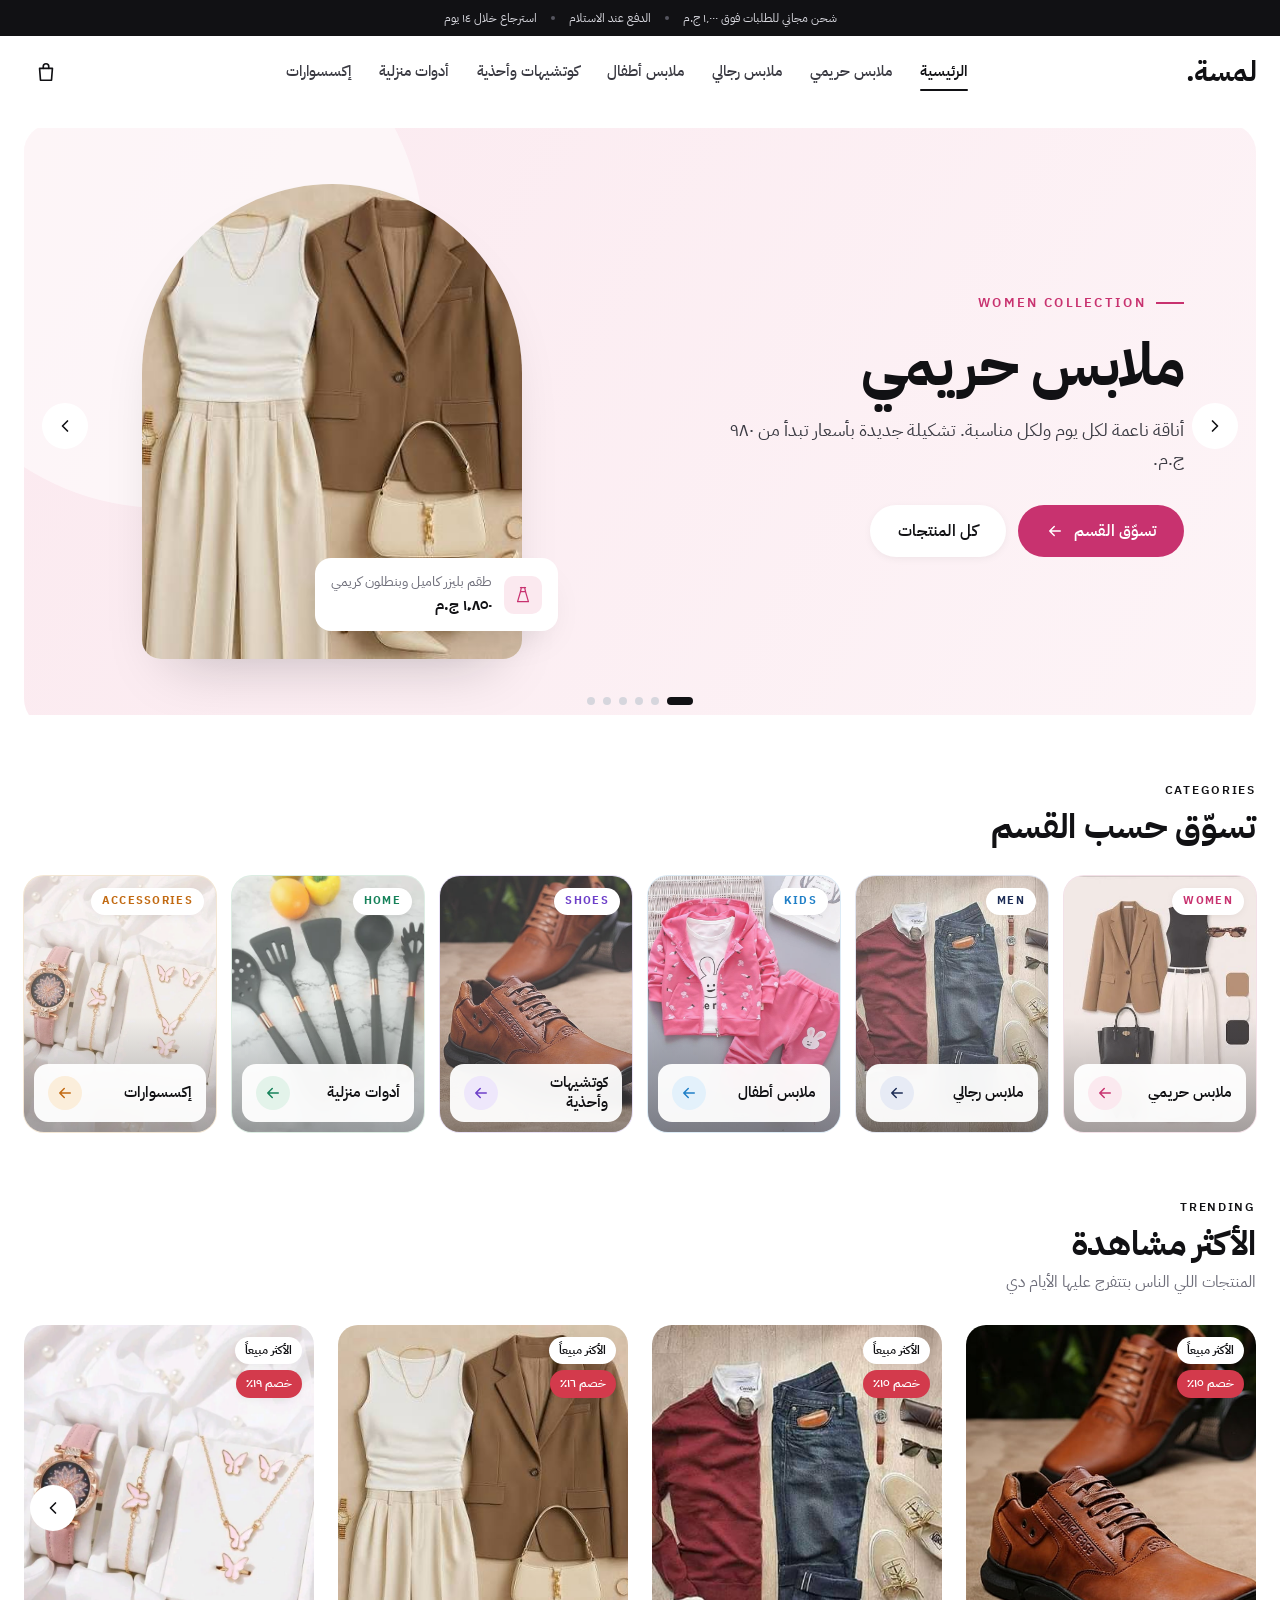
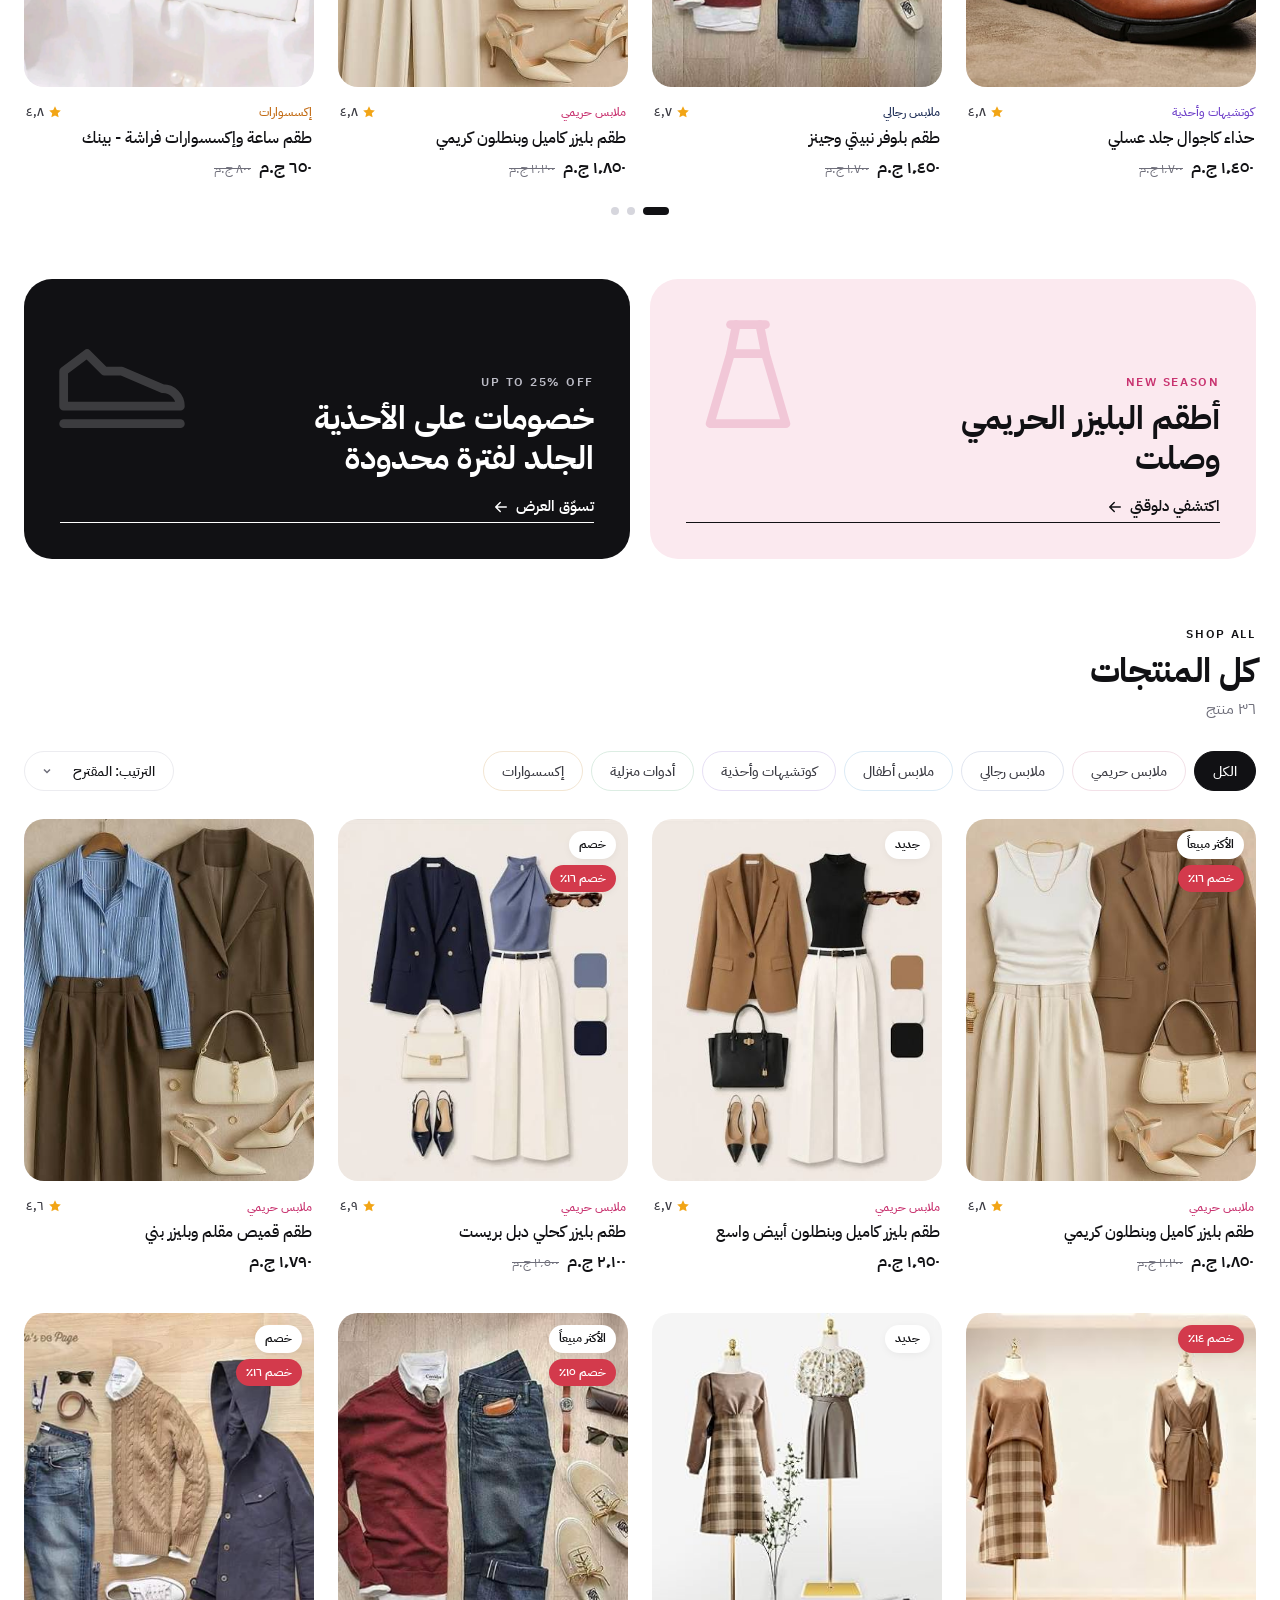
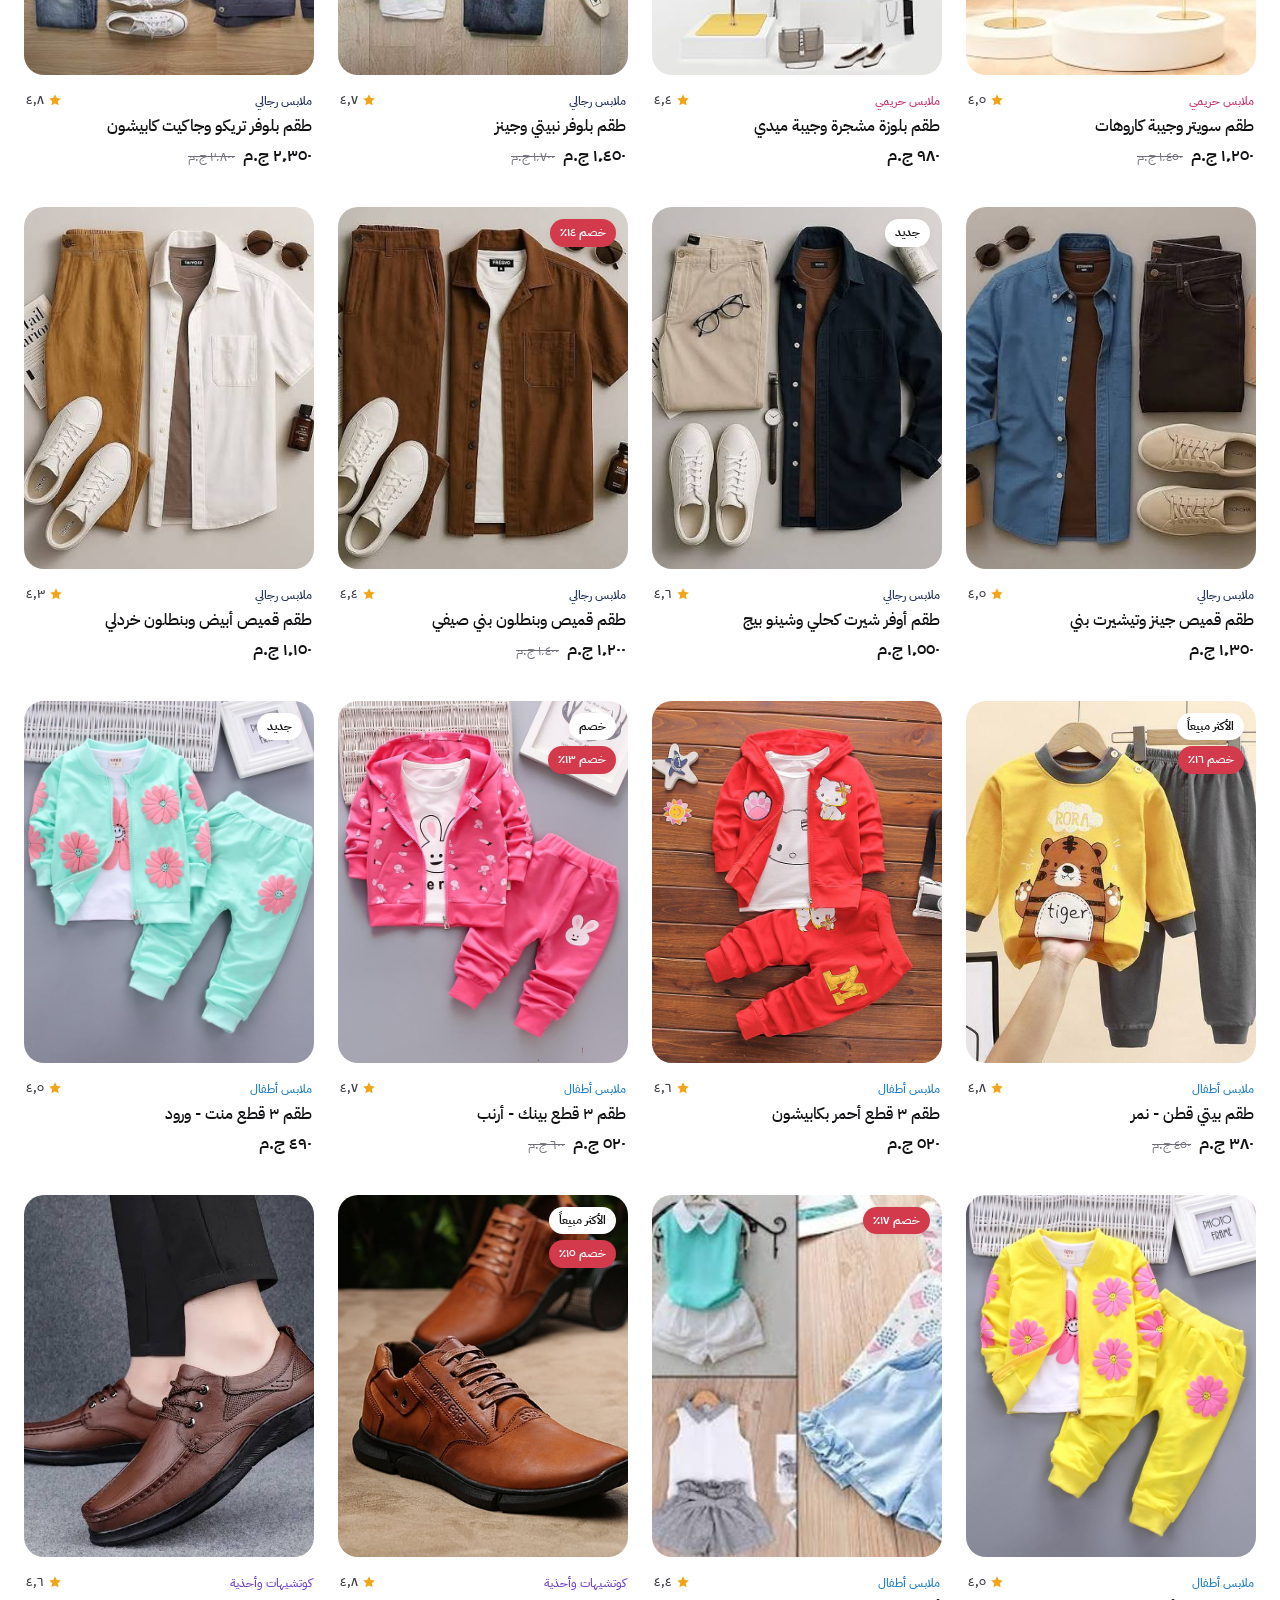
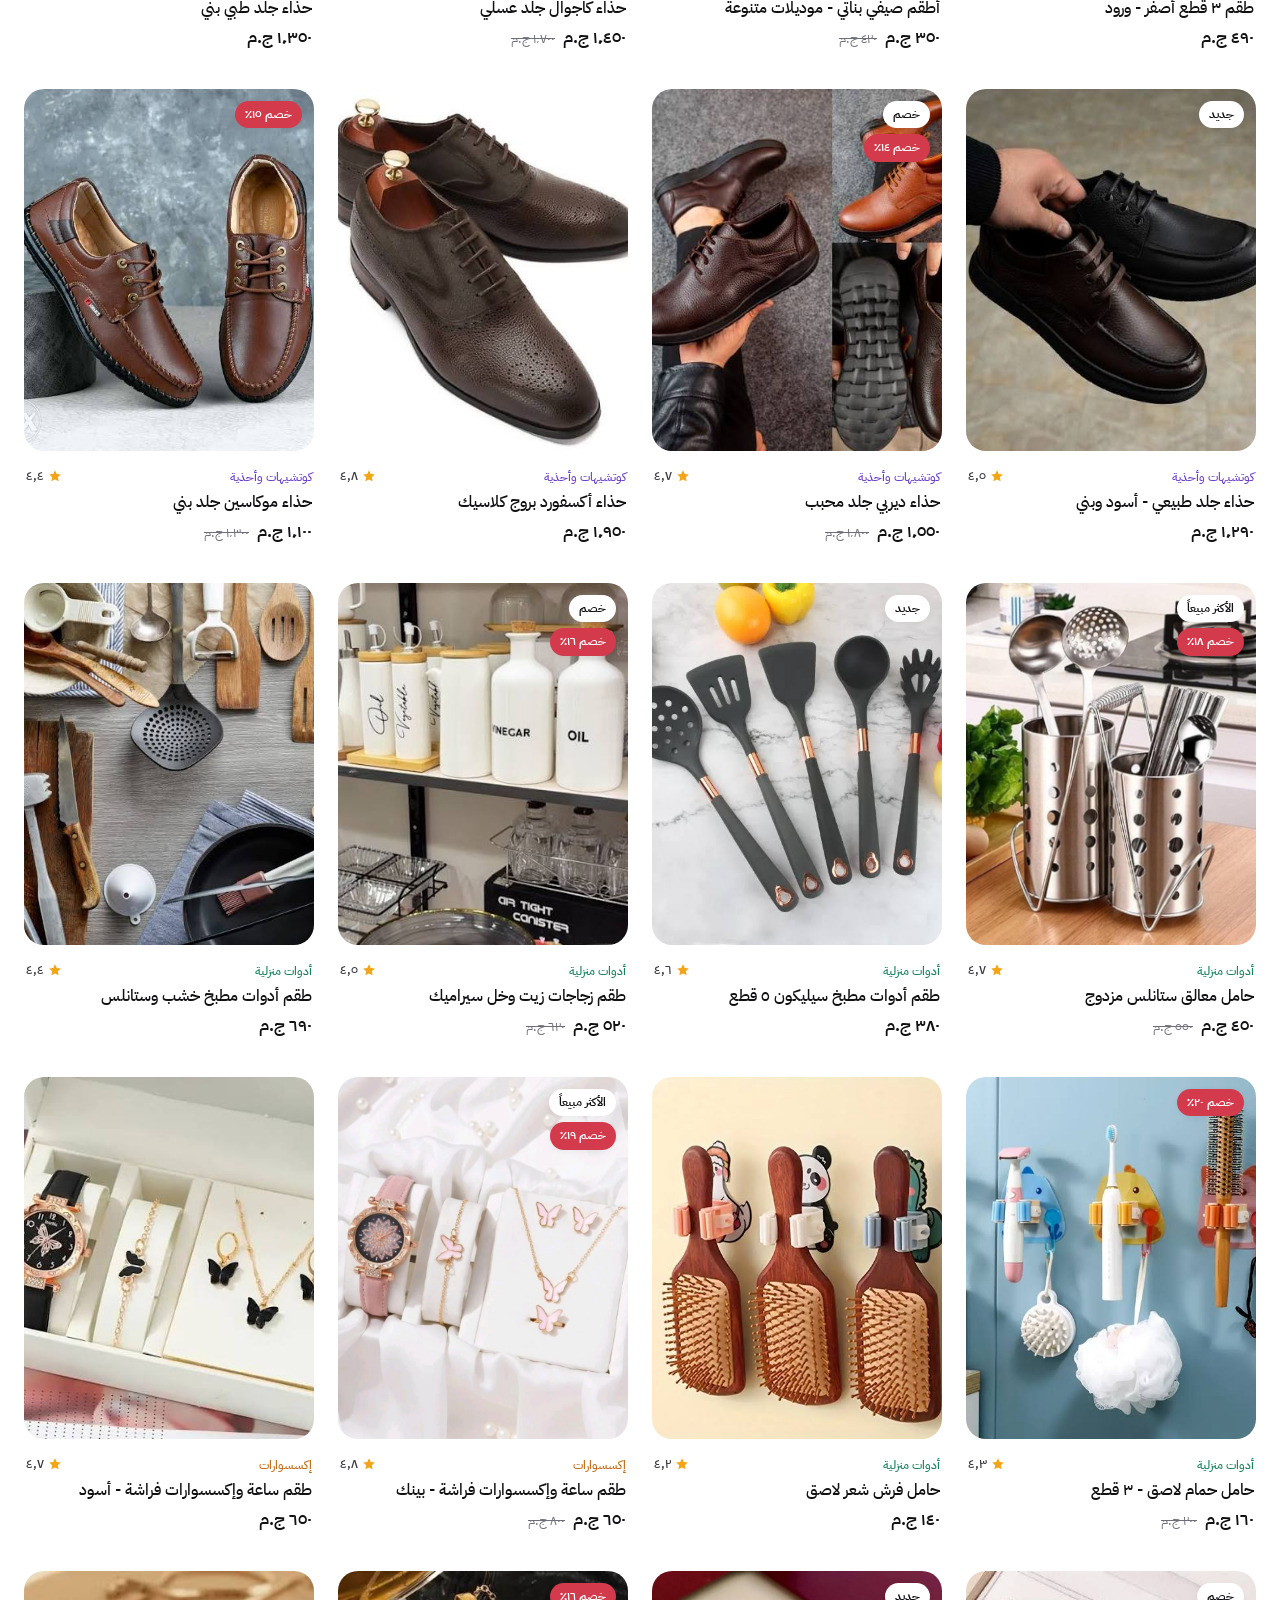
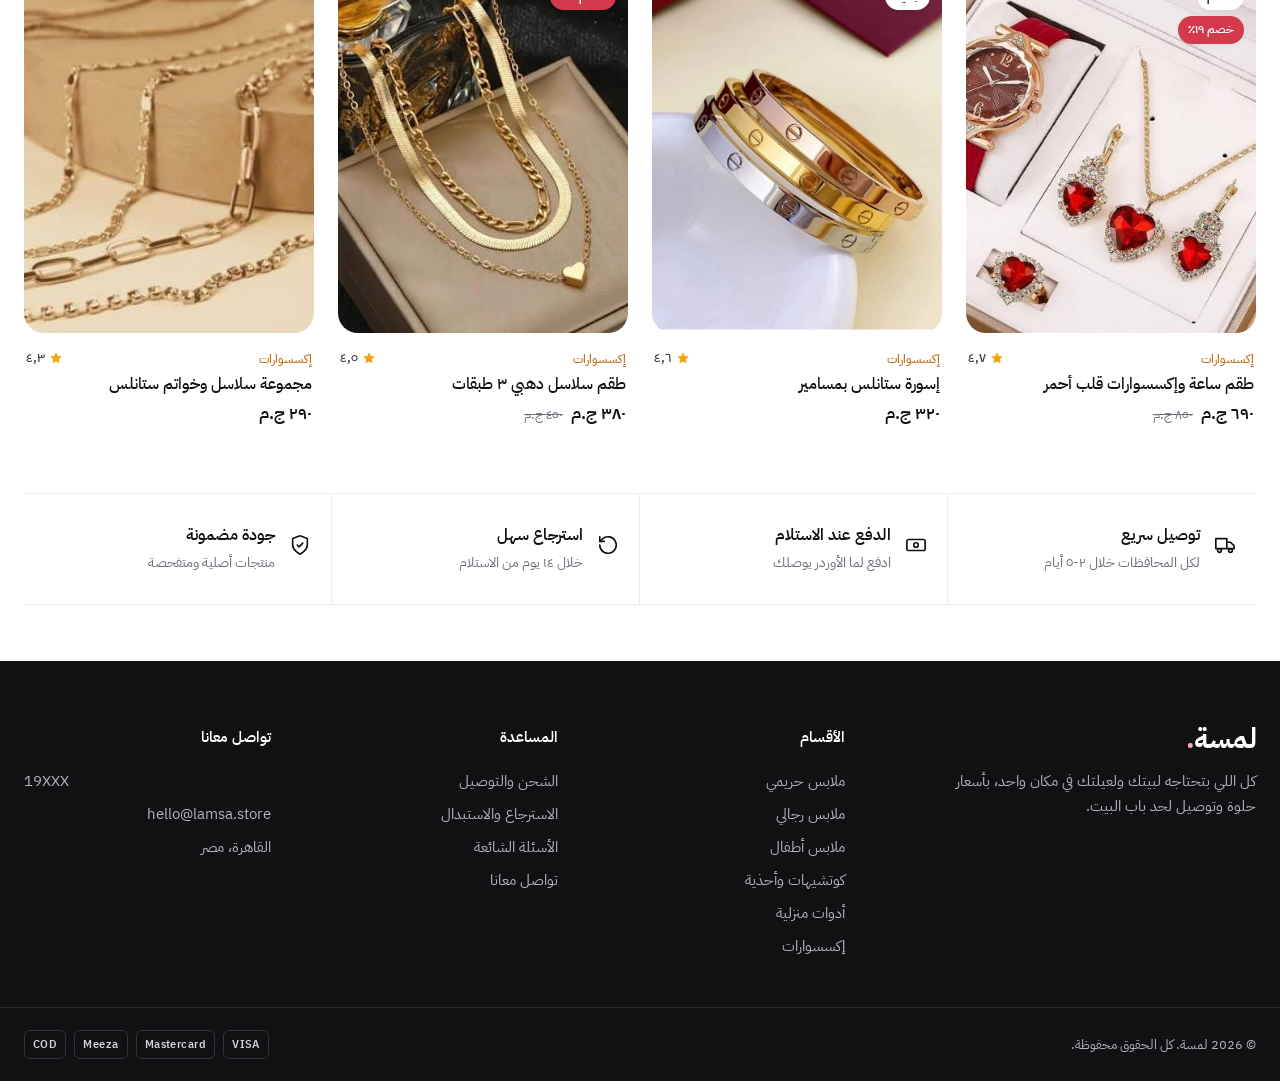
<file: index.html>
<!DOCTYPE html>
<html lang="ar" dir="rtl">
<head>
  <meta charset="UTF-8">
  <meta name="viewport" content="width=device-width, initial-scale=1.0">
  <meta name="description" content="لمسة — ملابس حريمي ورجالي وأطفال، كوتشيهات، إكسسوارات وأدوات منزلية.">
  <title>لمسة | كل اللي بتحتاجه في مكان واحد</title>
  <link rel="stylesheet" href="css/style.css?v=9">
</head>
<body>
  <header id="site-header"></header>

  <main>
    <!-- Hero slider -->
    <section class="hero container" aria-label="العروض">
      <div id="hero"></div>
    </section>

    <!-- Categories -->
    <section class="section container" id="cats">
      <div class="section-head">
        <div>
          <span class="kicker">Categories</span>
          <h2>تسوّق حسب القسم</h2>
        </div>
      </div>
      <div class="cat-grid" id="cat-grid"></div>
    </section>

    <!-- Most viewed -->
    <section class="section container tight">
      <div class="section-head">
        <div>
          <span class="kicker">Trending</span>
          <h2>الأكثر مشاهدة</h2>
          <p>المنتجات اللي الناس بتتفرج عليها الأيام دي</p>
        </div>
      </div>
      <div id="most-viewed"></div>
    </section>

    <!-- Promo -->
    <section class="section container tight">
      <div class="promo" id="promo"></div>
    </section>

    <!-- All products -->
    <section class="section container tight" id="all">
      <div class="section-head">
        <div>
          <span class="kicker">Shop all</span>
          <h2>كل المنتجات</h2>
          <p id="all-count"></p>
        </div>
      </div>
      <div class="toolbar">
        <div class="chips" id="filter-chips"></div>
        <select class="select" id="sort" aria-label="ترتيب">
          <option value="default">الترتيب: المقترح</option>
          <option value="views">الأكثر مشاهدة</option>
          <option value="rating">الأعلى تقييماً</option>
          <option value="low">السعر: من الأقل</option>
          <option value="high">السعر: من الأعلى</option>
        </select>
      </div>
      <div class="grid" id="all-grid"></div>
    </section>

    <!-- Features -->
    <section class="container">
      <div class="features" id="features"></div>
    </section>
  </main>

  <footer id="site-footer"></footer>

  <script src="js/data.js?v=9"></script>
  <script src="js/app.js?v=9"></script>
  <script src="js/pages/home.js?v=9"></script>
</body>
</html>
</file>
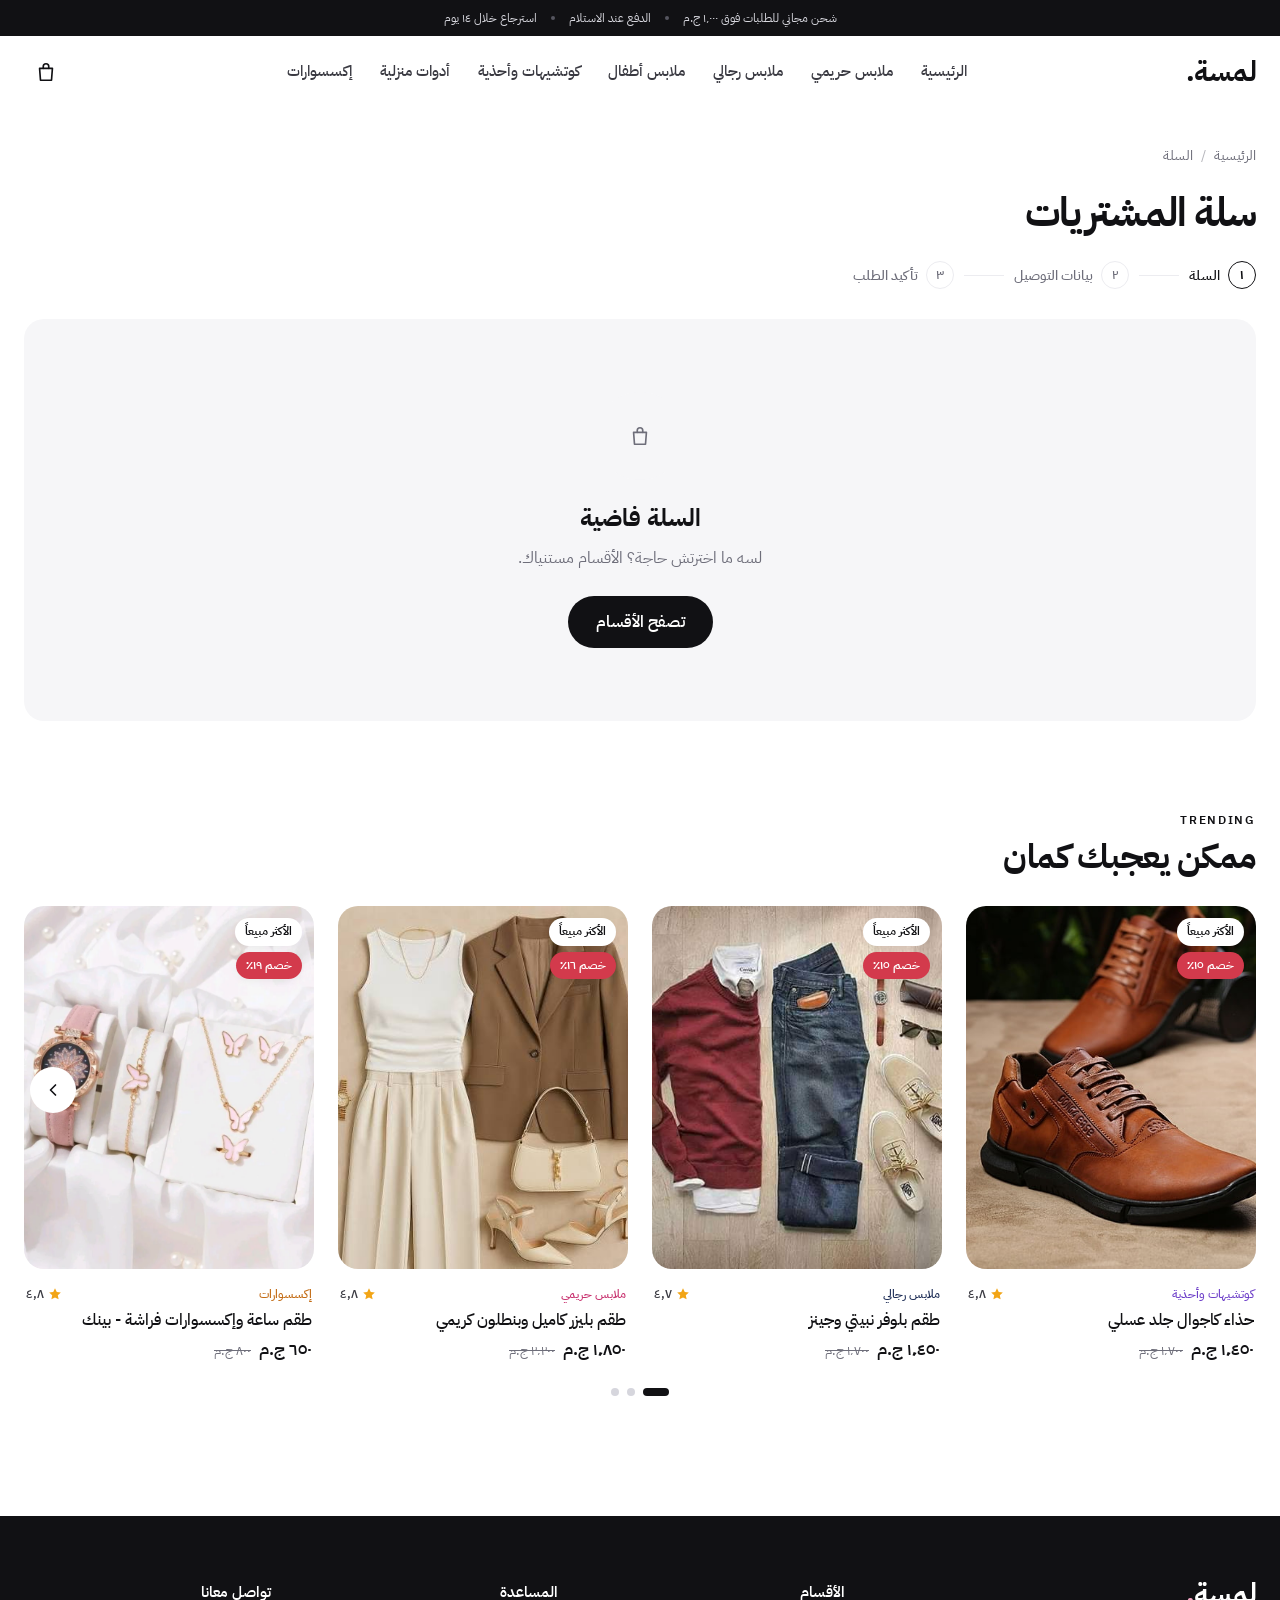
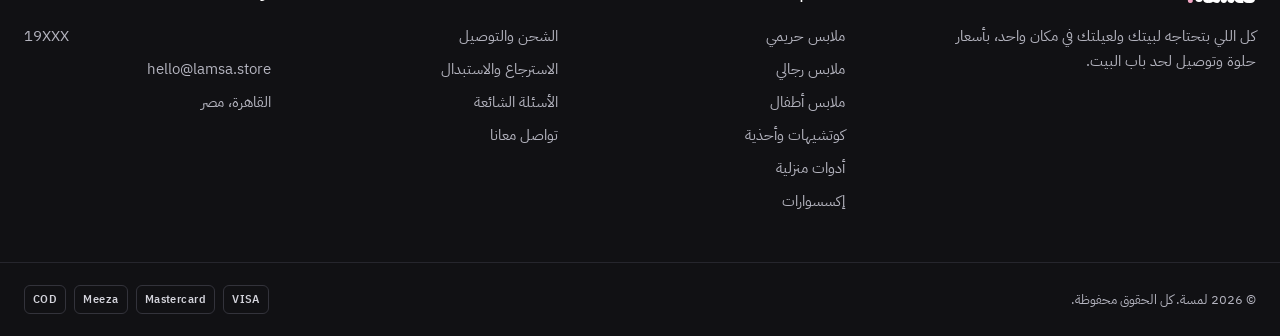
<file: cart.html>
<!DOCTYPE html>
<html lang="ar" dir="rtl">
<head>
  <meta charset="UTF-8">
  <meta name="viewport" content="width=device-width, initial-scale=1.0">
  <title>لمسة | السلة</title>
  <link rel="stylesheet" href="css/style.css?v=9">
</head>
<body>
  <header id="site-header"></header>

  <main class="container">
    <div class="page-title">
      <nav class="crumbs" aria-label="مسار الصفحة"><a href="index.html">الرئيسية</a><span class="sep">/</span><span>السلة</span></nav>
      <h1>سلة المشتريات</h1>
    </div>
    <div class="steps">
      <span class="step now"><i>١</i> السلة</span><span class="step-line"></span>
      <span class="step"><i>٢</i> بيانات التوصيل</span><span class="step-line"></span>
      <span class="step"><i>٣</i> تأكيد الطلب</span>
    </div>

    <div id="cart-root"></div>
  </main>

  <section class="section container">
    <div class="section-head">
      <div>
        <span class="kicker">Trending</span>
        <h2>ممكن يعجبك كمان</h2>
      </div>
    </div>
    <div id="suggest"></div>
  </section>

  <footer id="site-footer"></footer>

  <script src="js/data.js?v=9"></script>
  <script src="js/app.js?v=9"></script>
  <script src="js/pages/cart.js?v=9"></script>
</body>
</html>
</file>
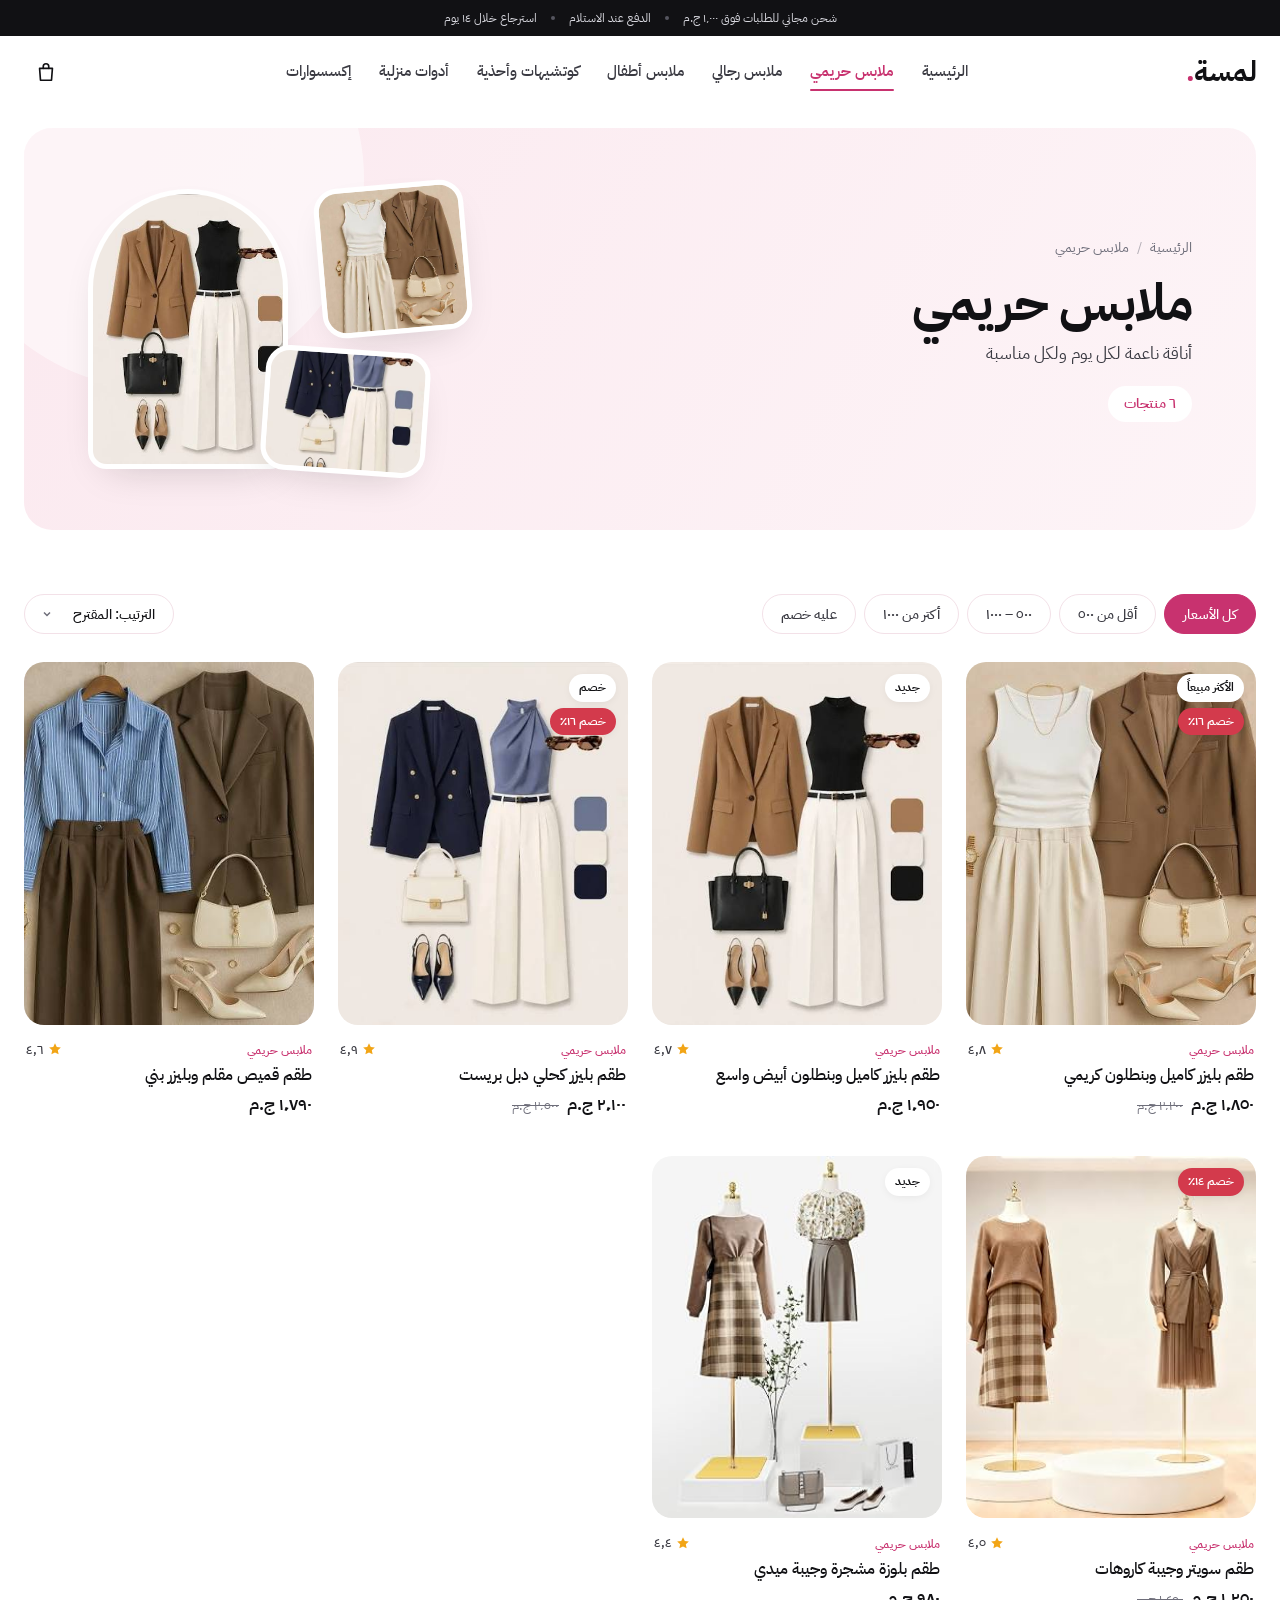
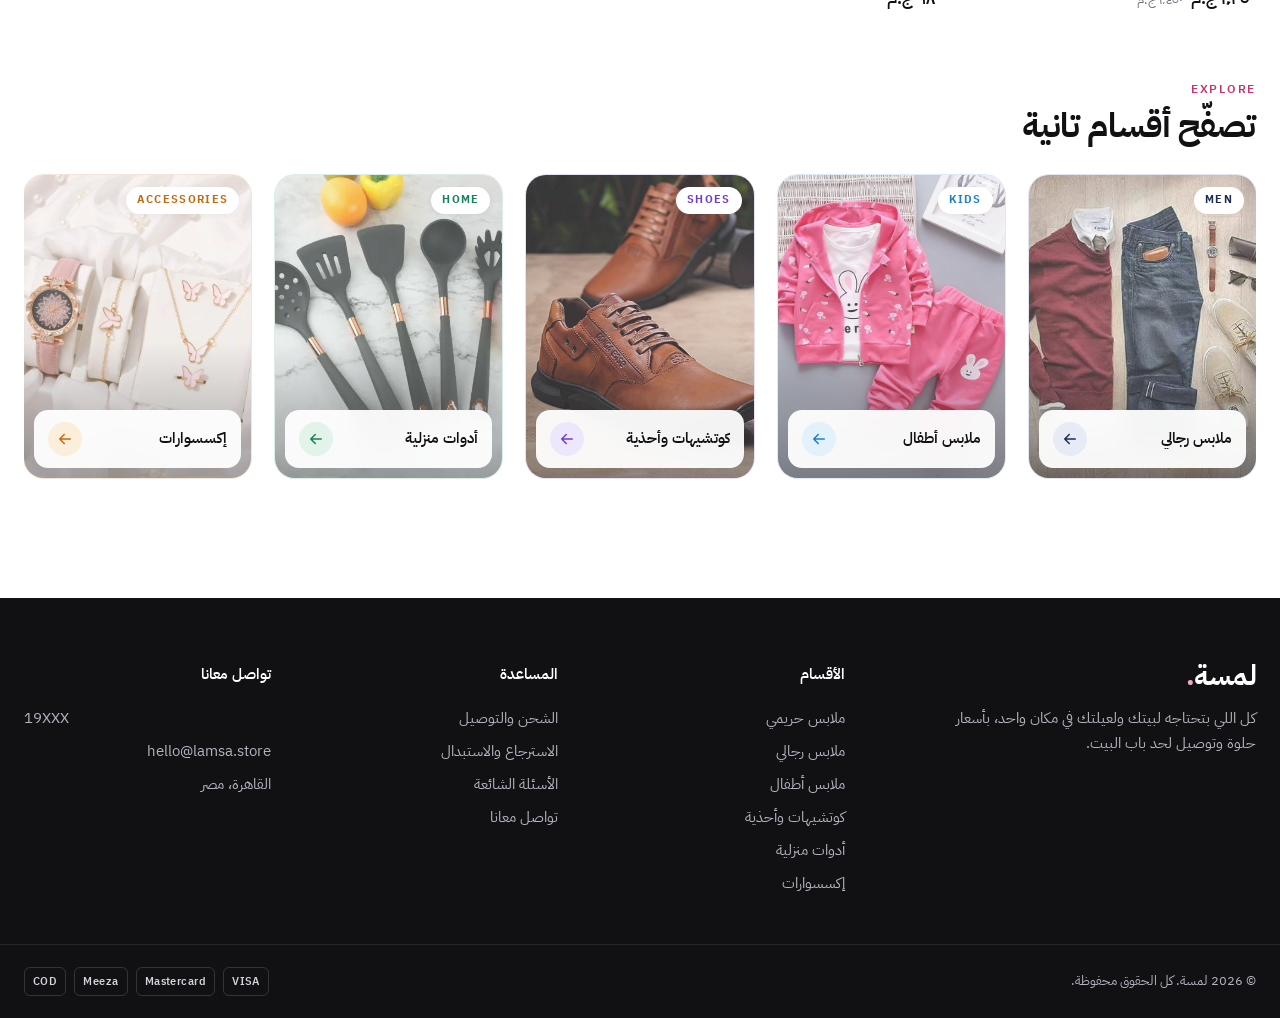
<file: category.html>
<!DOCTYPE html>
<html lang="ar" dir="rtl">
<head>
  <meta charset="UTF-8">
  <meta name="viewport" content="width=device-width, initial-scale=1.0">
  <title>لمسة | القسم</title>
  <link rel="stylesheet" href="css/style.css?v=9">
</head>
<body>
  <header id="site-header"></header>

  <main>
    <section class="cat-hero container">
      <div class="cat-hero-inner">
        <div>
          <nav class="crumbs" aria-label="مسار الصفحة"><a href="index.html">الرئيسية</a><span class="sep">/</span><span id="crumb-name"></span></nav>
          <h1 id="cat-name"></h1>
          <p id="cat-tagline"></p>
          <span class="count" id="cat-count"></span>
        </div>
        <div class="cat-hero-media" id="cat-media" aria-hidden="true"></div>
      </div>
    </section>

    <section class="section container">
      <div class="toolbar">
        <div class="chips" id="price-chips">
          <button class="chip active" data-range="all">كل الأسعار</button>
          <button class="chip" data-range="0-500">أقل من ٥٠٠</button>
          <button class="chip" data-range="500-1000">٥٠٠ – ١٠٠٠</button>
          <button class="chip" data-range="1000-99999">أكتر من ١٠٠٠</button>
          <button class="chip" data-range="sale">عليه خصم</button>
        </div>
        <select class="select" id="sort" aria-label="ترتيب">
          <option value="default">الترتيب: المقترح</option>
          <option value="views">الأكثر مشاهدة</option>
          <option value="rating">الأعلى تقييماً</option>
          <option value="low">السعر: من الأقل</option>
          <option value="high">السعر: من الأعلى</option>
        </select>
      </div>
      <div class="grid" id="cat-grid"></div>
    </section>

    <section class="section container tight">
      <div class="section-head">
        <div>
          <span class="kicker">Explore</span>
          <h2>تصفّح أقسام تانية</h2>
        </div>
      </div>
      <div id="other-cats"></div>
    </section>
  </main>

  <footer id="site-footer"></footer>

  <script src="js/data.js?v=9"></script>
  <script src="js/app.js?v=9"></script>
  <script src="js/pages/category.js?v=9"></script>
</body>
</html>
</file>
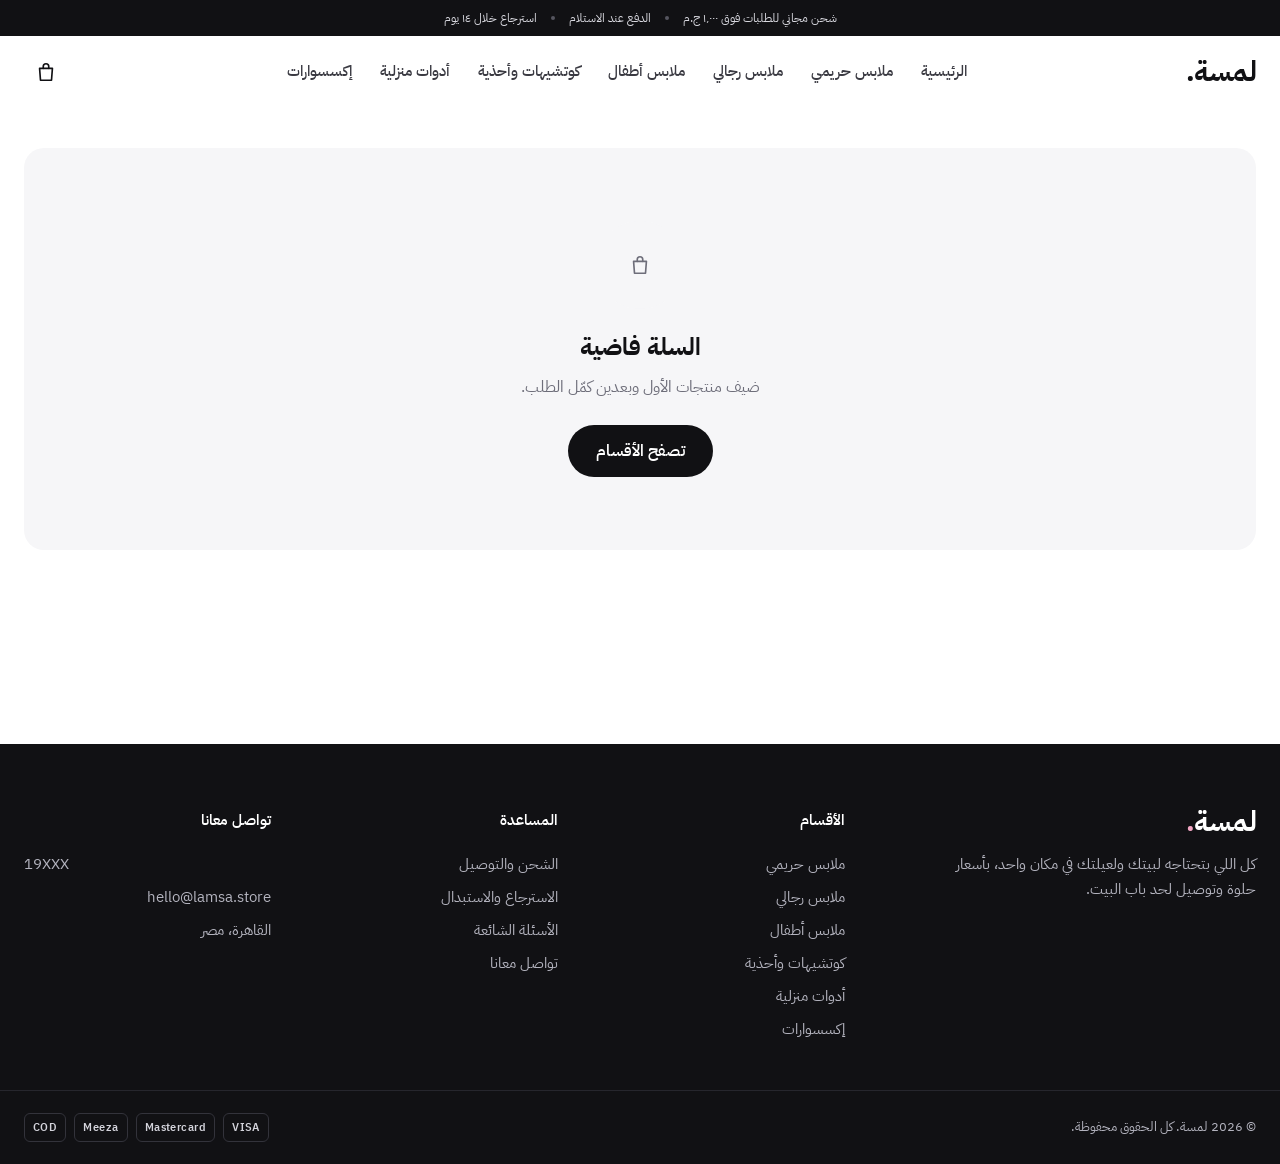
<file: checkout.html>
<!DOCTYPE html>
<html lang="ar" dir="rtl">
<head>
  <meta charset="UTF-8">
  <meta name="viewport" content="width=device-width, initial-scale=1.0">
  <title>لمسة | إتمام الشراء</title>
  <link rel="stylesheet" href="css/style.css?v=9">
</head>
<body>
  <header id="site-header"></header>

  <main class="container" id="checkout-root">
    <div class="page-title">
      <nav class="crumbs" aria-label="مسار الصفحة"><a href="index.html">الرئيسية</a><span class="sep">/</span><a href="cart.html">السلة</a><span class="sep">/</span><span>إتمام الشراء</span></nav>
      <h1>إتمام الشراء</h1>
    </div>
    <div class="steps">
      <span class="step done"><i>١</i> السلة</span><span class="step-line"></span>
      <span class="step now"><i>٢</i> بيانات التوصيل</span><span class="step-line"></span>
      <span class="step"><i>٣</i> تأكيد الطلب</span>
    </div>

    <form class="layout-2" id="checkout-form" novalidate>
      <div>
        <div class="panel">
          <h3 data-ico="user">بيانات التواصل</h3>
          <div class="form-grid">
            <div class="field">
              <label for="name">الاسم بالكامل <em>*</em></label>
              <input id="name" name="name" autocomplete="name" required placeholder="مثال: سارة أحمد">
              <span class="err">اكتب الاسم من فضلك</span>
            </div>
            <div class="field">
              <label for="phone">رقم الموبايل <em>*</em></label>
              <input id="phone" name="phone" type="tel" inputmode="tel" autocomplete="tel" required placeholder="01xxxxxxxxx" pattern="01[0125][0-9]{8}" dir="ltr" style="text-align:right">
              <span class="err">رقم موبايل مصري صحيح (١١ رقم)</span>
            </div>
            <div class="field full">
              <label for="email">البريد الإلكتروني <span class="muted">(اختياري)</span></label>
              <input id="email" name="email" type="email" autocomplete="email" placeholder="name@example.com" dir="ltr" style="text-align:right">
              <span class="err">البريد مش صحيح</span>
            </div>
          </div>
        </div>

        <div class="panel">
          <h3 data-ico="pin">عنوان التوصيل</h3>
          <div class="form-grid">
            <div class="field">
              <label for="gov">المحافظة <em>*</em></label>
              <select id="gov" name="gov" required>
                <option value="">اختار المحافظة</option>
                <option>القاهرة</option><option>الجيزة</option><option>الإسكندرية</option><option>القليوبية</option>
                <option>الدقهلية</option><option>الشرقية</option><option>الغربية</option><option>المنوفية</option>
                <option>البحيرة</option><option>بورسعيد</option><option>الإسماعيلية</option><option>السويس</option>
                <option>أسيوط</option><option>المنيا</option><option>سوهاج</option><option>الأقصر</option><option>أسوان</option>
              </select>
              <span class="err">اختار المحافظة</span>
            </div>
            <div class="field">
              <label for="city">المدينة / المنطقة <em>*</em></label>
              <input id="city" name="city" required placeholder="مثال: مدينة نصر">
              <span class="err">اكتب المنطقة</span>
            </div>
            <div class="field full">
              <label for="address">العنوان بالتفصيل <em>*</em></label>
              <input id="address" name="address" autocomplete="street-address" required placeholder="الشارع، رقم العمارة، الدور، الشقة">
              <span class="err">اكتب العنوان بالتفصيل</span>
            </div>
            <div class="field full">
              <label for="notes">ملاحظات للمندوب <span class="muted">(اختياري)</span></label>
              <textarea id="notes" name="notes" rows="2" placeholder="مثلاً: كلّمني قبل ما توصل"></textarea>
            </div>
          </div>
        </div>

        <div class="panel">
          <h3 data-ico="truck">طريقة الشحن</h3>
          <div class="choices">
            <label class="choice"><input type="radio" name="ship" value="std" checked>
              <span class="c-body"><b>شحن عادي</b><small>خلال ٣-٥ أيام عمل</small></span><span class="tag" id="std-fee"></span></label>
            <label class="choice"><input type="radio" name="ship" value="express">
              <span class="c-body"><b>شحن سريع</b><small>خلال ٢٤-٤٨ ساعة</small></span><span class="tag" id="exp-fee"></span></label>
          </div>
        </div>

        <div class="panel">
          <h3 data-ico="card">طريقة الدفع</h3>
          <div class="choices">
            <label class="choice"><input type="radio" name="pay" value="cod" checked>
              <span class="c-body"><b>الدفع عند الاستلام</b><small>ادفع كاش للمندوب</small></span><span class="c-ico" data-ico="cash"></span></label>
            <label class="choice"><input type="radio" name="pay" value="card">
              <span class="c-body"><b>كارت بنكي</b><small>فيزا / ماستركارد / ميزة</small></span><span class="c-ico" data-ico="card"></span></label>
            <label class="choice"><input type="radio" name="pay" value="wallet">
              <span class="c-body"><b>محفظة إلكترونية</b><small>فودافون كاش / إنستاباي</small></span><span class="c-ico" data-ico="phone"></span></label>
          </div>
          <p class="note" id="pay-note" hidden>في النسخة النهائية هيتم تحويلك لبوابة الدفع الآمنة لإتمام العملية.</p>
        </div>
      </div>

      <aside class="panel soft sticky">
        <h3>طلبك</h3>
        <div class="mini-list" id="mini-list"></div>
        <div id="totals"></div>
        <button type="submit" class="btn btn-primary btn-block" style="margin-top:16px">تأكيد الطلب</button>
        <p class="note">بالضغط على تأكيد الطلب انت موافق على شروط الاستخدام وسياسة الاسترجاع.</p>
      </aside>
    </form>
  </main>

  <footer id="site-footer"></footer>

  <script src="js/data.js?v=9"></script>
  <script src="js/app.js?v=9"></script>
  <script src="js/pages/checkout.js?v=9"></script>
</body>
</html>
</file>
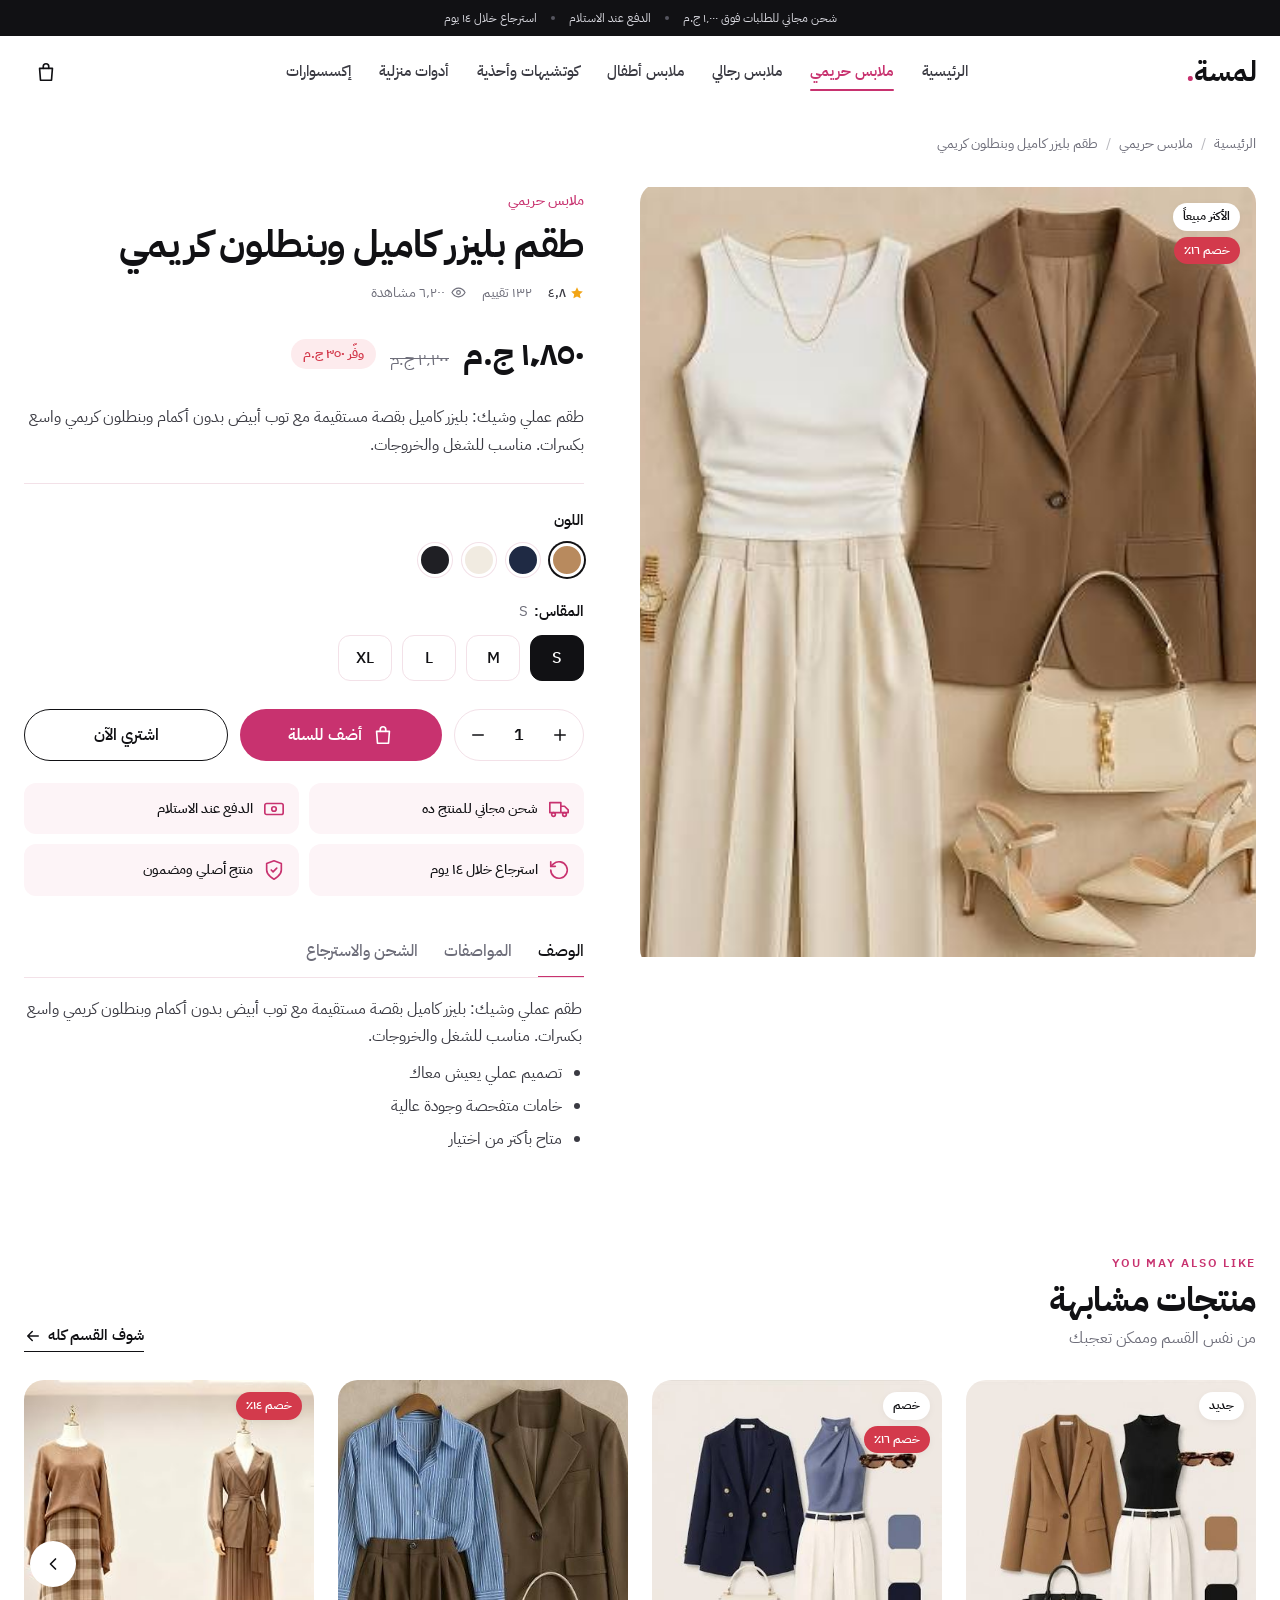
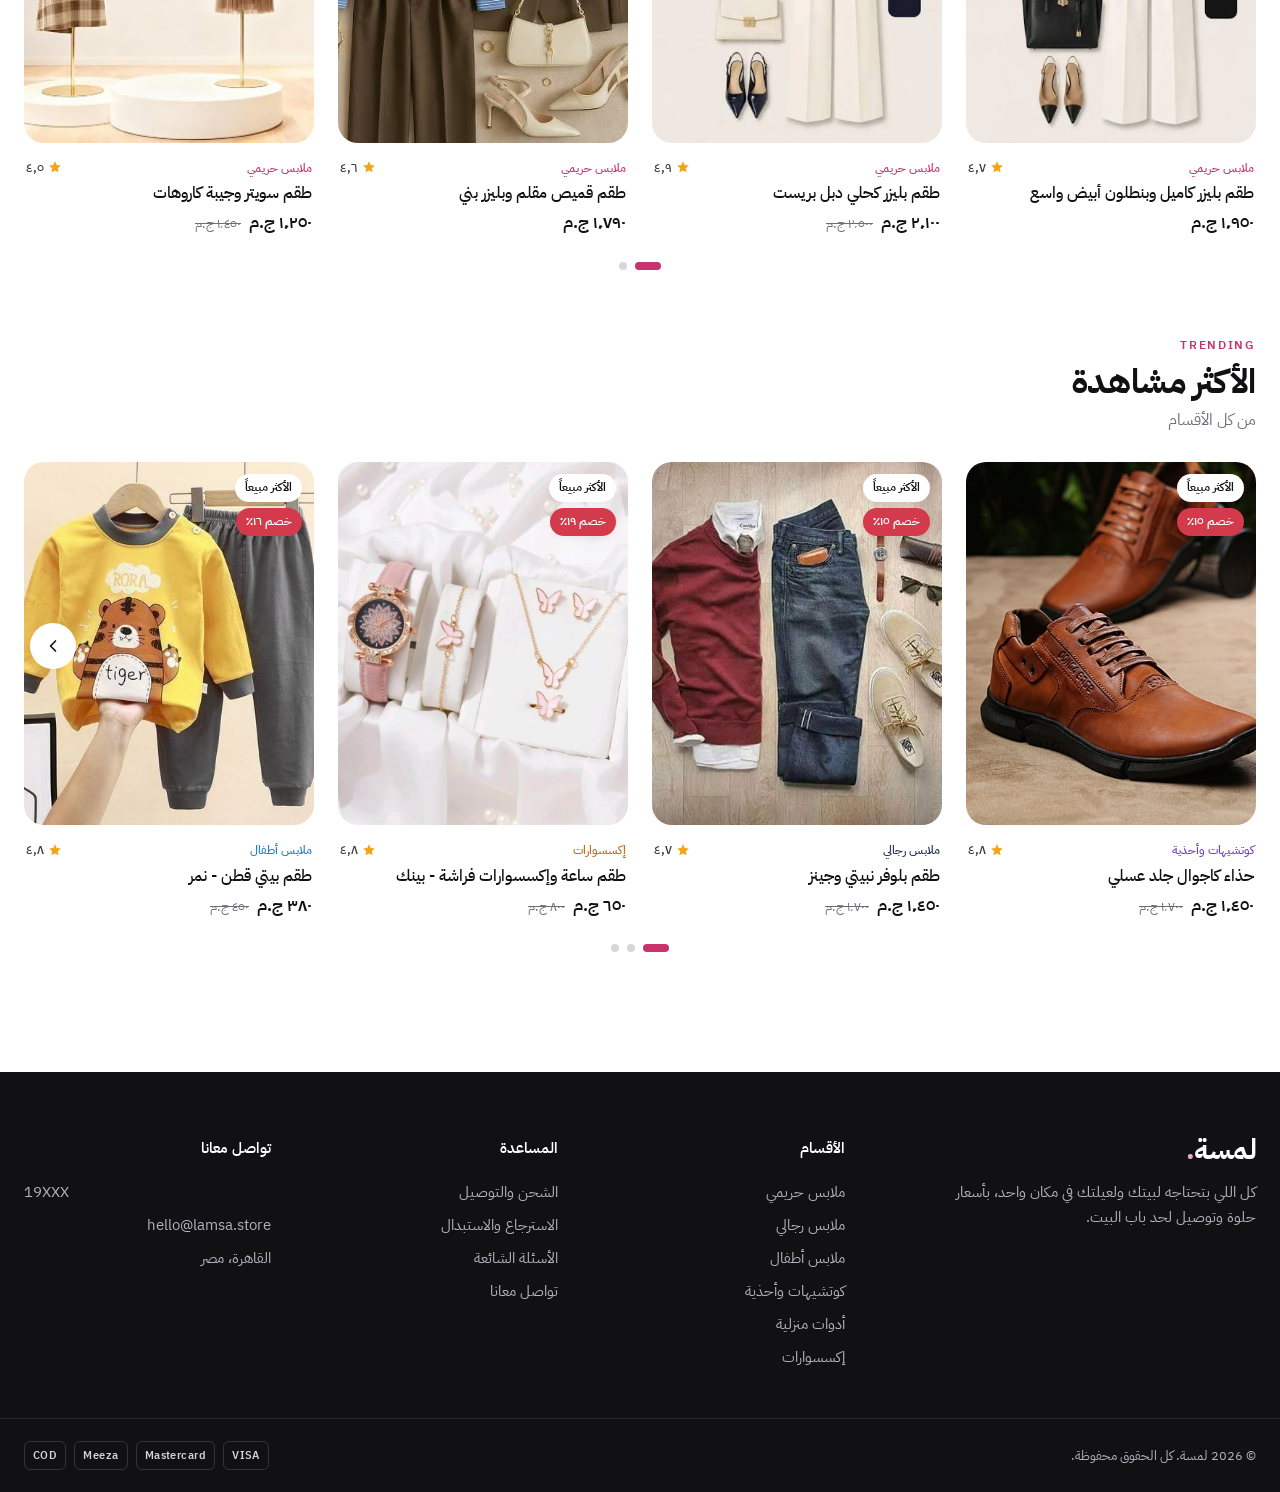
<file: product.html>
<!DOCTYPE html>
<html lang="ar" dir="rtl">
<head>
  <meta charset="UTF-8">
  <meta name="viewport" content="width=device-width, initial-scale=1.0">
  <title>لمسة | المنتج</title>
  <link rel="stylesheet" href="css/style.css?v=9">
</head>
<body>
  <header id="site-header"></header>

  <main>
    <div class="container">
      <nav class="crumbs" id="crumbs" aria-label="مسار الصفحة" style="padding-top:24px"></nav>
      <section class="pdp" id="pdp"></section>
    </div>

    <section class="section container">
      <div class="section-head">
        <div>
          <span class="kicker">You may also like</span>
          <h2>منتجات مشابهة</h2>
          <p>من نفس القسم وممكن تعجبك</p>
        </div>
        <a class="link-more" id="more-link" href="#">شوف القسم كله</a>
      </div>
      <div id="related"></div>
    </section>

    <section class="section container tight">
      <div class="section-head">
        <div>
          <span class="kicker">Trending</span>
          <h2>الأكثر مشاهدة</h2>
          <p>من كل الأقسام</p>
        </div>
      </div>
      <div id="most-viewed"></div>
    </section>
  </main>

  <footer id="site-footer"></footer>

  <script src="js/data.js?v=9"></script>
  <script src="js/app.js?v=9"></script>
  <script src="js/pages/product.js?v=9"></script>
</body>
</html>
</file>
<file: css/style.css>
/* =========================================================
   Lamsa Store — Design System
   كل قسم بياخد ألوانه من [data-cat] (على الـ body أو أي عنصر)
   ========================================================= */
@import url('https://fonts.googleapis.com/css2?family=IBM+Plex+Sans+Arabic:wght@300;400;500;600;700&display=swap');

:root {
  --bg: #ffffff;
  --surface: #ffffff;
  --ink: #111114;
  --ink-2: #3a3a42;
  --muted: #6e6e7a;
  --line: #ececf0;
  --soft: #f6f6f8;
  --tint: #f4f3f1;
  --tint-2: #faf9f7;
  --accent: #111114;
  --accent-2: #2b2b33;
  --on-accent: #ffffff;
  --star: #f2a516;
  --danger: #d33a4c;
  --success: #15885a;
  --radius-lg: 28px;
  --radius: 20px;
  --radius-sm: 12px;
  --shadow-lg: 0 30px 60px -30px rgba(17, 17, 20, .25);
  --shadow: 0 16px 40px -20px rgba(17, 17, 20, .22);
  --shadow-sm: 0 2px 10px -2px rgba(17, 17, 20, .08);
  --ease: cubic-bezier(.2, .7, .2, 1);
  --header-h: 72px;
}

/* ---------- ألوان الأقسام ---------- */
[data-cat="women"] { --tint:#fbe9ef; --tint-2:#fdf4f7; --accent:#c8326f; --accent-2:#a3245a; --line:#f3e1e8; }
[data-cat="men"]   { --tint:#e7ebf5; --tint-2:#f3f5fa; --accent:#1c2c55; --accent-2:#111c3a; --line:#e2e6f0; }
[data-cat="kids"]  { --tint:#e3f1fb; --tint-2:#f2f9fe; --accent:#1f7fc7; --accent-2:#17659f; --line:#dcebf6; }
[data-cat="shoes"] { --tint:#eee7fb; --tint-2:#f7f3fd; --accent:#6d3fc9; --accent-2:#5630a3; --line:#e7e0f5; }
[data-cat="home"]  { --tint:#e3f3ea; --tint-2:#f2faf6; --accent:#16825a; --accent-2:#106646; --line:#dcede3; }
[data-cat="acc"]   { --tint:#fbeedb; --tint-2:#fdf7ee; --accent:#c26a12; --accent-2:#9c540c; --line:#f3e6d3; }

/* ---------- Base ---------- */
*, *::before, *::after { box-sizing: border-box; margin: 0; padding: 0; }
html { scroll-behavior: smooth; -webkit-text-size-adjust: 100%; }
body {
  font-family: 'IBM Plex Sans Arabic', system-ui, 'Segoe UI', Tahoma, sans-serif;
  background: var(--bg);
  color: var(--ink);
  line-height: 1.7;
  font-size: 16px;
  -webkit-font-smoothing: antialiased;
  overflow-x: hidden;
}
body.no-scroll { overflow: hidden; }
a { color: inherit; text-decoration: none; }
img { display: block; max-width: 100%; }
button, input, select, textarea { font: inherit; color: inherit; }
button { cursor: pointer; border: 0; background: none; }
:focus-visible { outline: 2px solid var(--accent); outline-offset: 3px; border-radius: 6px; }
.container { width: 100%; max-width: 1280px; margin-inline: auto; padding-inline: 24px; }
@media (max-width: 640px) { .container { padding-inline: 16px; } }
.muted { color: var(--muted); }
main { min-height: 60vh; }
.section { padding-block: 64px; }
.section.tight { padding-top: 0; }
@media (max-width: 640px) { .section { padding-block: 44px; } }

.section-head { display: flex; align-items: flex-end; justify-content: space-between; gap: 16px; margin-bottom: 28px; flex-wrap: wrap; }
.section-head .kicker { display: block; font-size: .78rem; font-weight: 600; letter-spacing: .14em; text-transform: uppercase; color: var(--accent); margin-bottom: 6px; }
.section-head h2 { font-size: clamp(1.5rem, 2.8vw, 2.1rem); font-weight: 700; line-height: 1.25; letter-spacing: -.01em; }
.section-head p { color: var(--muted); margin-top: 4px; }
.link-more { display: inline-flex; align-items: center; gap: 6px; font-weight: 600; font-size: .95rem; color: var(--ink); border-bottom: 1.5px solid currentColor; padding-bottom: 2px; transition: gap .2s var(--ease), color .2s; }
.link-more:hover { gap: 10px; color: var(--accent); }

/* ---------- Buttons ---------- */
.btn {
  display: inline-flex; align-items: center; justify-content: center; gap: 10px;
  height: 52px; padding-inline: 28px; border-radius: 999px; font-weight: 600; font-size: .98rem;
  transition: transform .15s, background .2s, box-shadow .2s, color .2s, border-color .2s;
  white-space: nowrap;
}
.btn:active { transform: scale(.98); }
.btn-primary { background: var(--accent); color: var(--on-accent); }
.btn-primary:hover { background: var(--accent-2); box-shadow: 0 12px 26px -12px var(--accent); }
.btn-outline { border: 1.5px solid var(--ink); color: var(--ink); background: transparent; }
.btn-outline:hover { background: var(--ink); color: #fff; }
.btn-light { background: #fff; color: var(--ink); box-shadow: var(--shadow-sm); }
.btn-light:hover { box-shadow: var(--shadow); }
.btn-ghost { color: var(--muted); }
.btn-ghost:hover { color: var(--ink); }
.btn-block { width: 100%; }
.icon-btn { width: 44px; height: 44px; border-radius: 50%; display: grid; place-items: center; color: var(--ink); transition: background .2s; position: relative; flex-shrink: 0; }
.icon-btn:hover { background: var(--soft); }

/* ---------- Header ---------- */
#site-header { position: sticky; top: 0; z-index: 50; background: rgba(255,255,255,.9); backdrop-filter: saturate(1.6) blur(14px); -webkit-backdrop-filter: saturate(1.6) blur(14px); transition: box-shadow .3s; }
#site-header.scrolled { box-shadow: 0 1px 0 var(--line), 0 10px 30px -20px rgba(0,0,0,.2); }
.topbar { background: #111114; color: #d9d9e0; font-size: .78rem; }
.topbar .container { display: flex; align-items: center; justify-content: center; gap: 14px; height: 36px; overflow: hidden; white-space: nowrap; }
.topbar i { width: 4px; height: 4px; border-radius: 50%; background: #55555f; flex-shrink: 0; }
@media (max-width: 640px) { .topbar span:not(:first-child), .topbar i { display: none; } }
.nav { display: flex; align-items: center; gap: 28px; height: var(--header-h); }
.logo { font-size: 1.75rem; font-weight: 700; letter-spacing: -.02em; line-height: 1; flex-shrink: 0; color: var(--ink); }
.logo span { color: var(--accent); transition: color .3s; }
.main-nav { display: flex; align-items: center; gap: 4px; flex: 1; justify-content: center; }
.main-nav a {
  position: relative; padding: 10px 12px; font-weight: 500; font-size: .95rem; color: var(--ink-2); white-space: nowrap; transition: color .2s;
}
.main-nav a::after {
  content: ''; position: absolute; inset-inline: 12px; bottom: 4px; height: 2px; border-radius: 2px; background: var(--accent);
  transform: scaleX(0); transition: transform .3s var(--ease);
}
.main-nav a:hover { color: var(--accent); }
.main-nav a:hover::after, .main-nav a.active::after { transform: scaleX(1); }
.main-nav a.active { color: var(--accent); font-weight: 600; }
.cart-count {
  position: absolute; top: 2px; inset-inline-end: 0; min-width: 19px; height: 19px; padding-inline: 5px;
  border-radius: 999px; background: var(--accent); color: var(--on-accent); font-size: .68rem; font-weight: 700;
  display: grid; place-items: center; border: 2px solid #fff; line-height: 1;
}
.cart-count[hidden] { display: none; }
.menu-btn { display: none; }
@media (max-width: 1080px) {
  .main-nav { display: none; }
  .menu-btn { display: grid; }
  .nav { justify-content: space-between; gap: 12px; height: 64px; }
  .logo { position: absolute; left: 50%; transform: translateX(-50%); font-size: 1.6rem; }
  .nav { position: relative; }
}

/* drawer (mobile menu) */
.drawer { position: fixed; inset: 0; z-index: 90; background: rgba(17,17,20,.45); opacity: 0; visibility: hidden; transition: opacity .3s, visibility .3s; }
.drawer.open { opacity: 1; visibility: visible; }
.drawer-panel {
  position: absolute; top: 0; bottom: 0; inset-inline-start: 0; width: min(340px, 86vw); background: #fff;
  padding: 18px; display: flex; flex-direction: column; gap: 18px; transform: translateX(100%); transition: transform .35s var(--ease);
  overflow-y: auto;
}
.drawer.open .drawer-panel { transform: none; }
.drawer-head { display: flex; align-items: center; justify-content: space-between; }
.drawer-head .logo { position: static; transform: none; }
.drawer-nav { display: grid; gap: 4px; }
.drawer-nav a { display: flex; align-items: center; gap: 12px; padding: 12px; border-radius: 14px; font-weight: 500; transition: background .2s; }
.drawer-nav a:hover, .drawer-nav a.active { background: var(--tint); color: var(--accent); }
.dn-ico { width: 40px; height: 40px; border-radius: 12px; display: grid; place-items: center; background: var(--tint); color: var(--accent); flex-shrink: 0; }

/* ---------- Slider ---------- */
.slider { --gap: 24px; --per: var(--per-lg, 4); position: relative; }
@media (max-width: 1024px) { .slider { --per: var(--per-md, 3); --gap: 18px; } }
@media (max-width: 640px)  { .slider { --per: var(--per-sm, 2); --gap: 12px; } }
.slider-track {
  display: grid; grid-auto-flow: column;
  grid-auto-columns: calc((100% - (var(--per) - 1) * var(--gap)) / var(--per));
  gap: var(--gap); overflow-x: auto; scroll-snap-type: x mandatory; overscroll-behavior-x: contain;
  scrollbar-width: none; -ms-overflow-style: none; cursor: grab;
}
.slider-track::-webkit-scrollbar { display: none; }
.slider-track.is-dragging { scroll-snap-type: none; cursor: grabbing; user-select: none; }
.slider-track.is-dragging * { pointer-events: none; }
.slide { scroll-snap-align: start; min-width: 0; }
.slider-btn {
  position: absolute; top: var(--arrow-top, 38%); transform: translateY(-50%); z-index: 3;
  width: 46px; height: 46px; border-radius: 50%; display: grid; place-items: center;
  background: #fff; color: var(--ink); box-shadow: var(--shadow); transition: opacity .25s, transform .2s, background .2s;
}
.slider-btn:hover { background: var(--ink); color: #fff; }
.slider-btn.prev { inset-inline-start: -22px; }
.slider-btn.next { inset-inline-end: -22px; }
.slider-btn:disabled { opacity: 0; pointer-events: none; }
.slider-dots { display: flex; justify-content: center; gap: 8px; margin-top: 24px; }
.slider-dots button { width: 8px; height: 8px; border-radius: 999px; background: #d6d6dd; transition: width .3s var(--ease), background .3s; }
.slider-dots button.active { width: 26px; background: var(--accent); }
.slider.is-static .slider-btn, .slider.is-static .slider-dots { display: none; }
@media (max-width: 1320px) { .slider-btn.prev { inset-inline-start: 6px; } .slider-btn.next { inset-inline-end: 6px; } }
@media (hover: none), (max-width: 640px) { .slider-btn { display: none; } .slider-track { cursor: auto; } }

/* ---------- Hero slider ---------- */
.hero { padding-top: 20px; }
.hero .slider { --gap: 0px; }
.hero .slider-track { border-radius: var(--radius-lg); }
.hero-slide {
  position: relative; display: grid; grid-template-columns: 1.1fr .9fr; align-items: center; gap: 40px;
  min-height: 520px; padding: 56px 72px; background: linear-gradient(120deg, var(--tint) 0%, var(--tint-2) 100%);
  overflow: hidden; isolation: isolate;
}
.hero-slide::before { content: ''; position: absolute; width: 520px; height: 520px; border-radius: 50%; background: #fff; opacity: .55; inset-inline-end: -120px; top: -140px; z-index: -1; }
.hero-kicker { display: inline-flex; align-items: center; gap: 10px; font-size: .8rem; font-weight: 600; letter-spacing: .18em; text-transform: uppercase; color: var(--accent); margin-bottom: 18px; }
.hero-kicker::before { content: ''; width: 28px; height: 1.5px; background: currentColor; }
.hero-slide h1, .hero-slide h2 { font-size: clamp(2.1rem, 4.6vw, 3.7rem); font-weight: 700; line-height: 1.15; letter-spacing: -.02em; margin-bottom: 16px; }
.hero-slide p { font-size: 1.1rem; color: var(--ink-2); max-width: 44ch; margin-bottom: 30px; }
.hero-actions { display: flex; gap: 12px; flex-wrap: wrap; }
.hero-media { position: relative; justify-self: center; width: min(100%, 380px); }
.hero-media .frame { aspect-ratio: 4 / 5; border-radius: 200px 200px var(--radius) var(--radius); overflow: hidden; background: #fff; box-shadow: var(--shadow-lg); }
.hero-media img { width: 100%; height: 100%; object-fit: cover; }
.hero-media .float-card {
  position: absolute; bottom: 28px; inset-inline-start: -36px; background: #fff; border-radius: 16px; padding: 12px 16px; box-shadow: var(--shadow);
  display: flex; align-items: center; gap: 12px; font-size: .85rem;
}
.float-card .ic { width: 38px; height: 38px; border-radius: 10px; display: grid; place-items: center; background: var(--tint); color: var(--accent); }
.float-card b { display: block; font-size: .95rem; }
.hero .slider-dots { position: absolute; bottom: 22px; inset-inline: 0; margin: 0; z-index: 3; }
.hero .slider-btn { --arrow-top: 50%; }
.hero .slider-btn.prev { inset-inline-start: 18px; }
.hero .slider-btn.next { inset-inline-end: 18px; }
@media (max-width: 900px) {
  .hero-slide { grid-template-columns: 1fr; text-align: center; padding: 40px 24px 64px; min-height: 0; gap: 28px; }
  .hero-slide p { margin-inline: auto; }
  .hero-actions { justify-content: center; }
  .hero-kicker { justify-content: center; }
  .hero-media { width: min(72%, 280px); order: -1; }
  .hero-media .float-card { inset-inline-start: -20px; bottom: 16px; }
}
@media (max-width: 640px) {
  .hero { padding-top: 12px; }
  .hero .slider-track { border-radius: var(--radius); }
  .hero-slide { padding: 28px 18px 52px; gap: 22px; }
  .hero-slide p { font-size: .95rem; margin-bottom: 22px; }
  .hero-media { width: min(58%, 220px); }
  .hero-media .float-card { display: none; }
  .hero-actions .btn { height: 46px; padding-inline: 20px; font-size: .9rem; }
}

/* ---------- Category tiles ---------- */
.cat-grid { display: grid; grid-template-columns: repeat(6, 1fr); gap: 16px; }
.cat-tile {
  position: relative; display: flex; flex-direction: column; align-items: flex-start; gap: 2px; padding: 22px 20px;
  border-radius: var(--radius); background: var(--tint); overflow: hidden; transition: transform .35s var(--ease), box-shadow .35s var(--ease);
}
.cat-tile:hover { transform: translateY(-4px); box-shadow: var(--shadow); }
.cat-tile .ci { width: 56px; height: 56px; border-radius: 16px; display: grid; place-items: center; background: #fff; color: var(--accent); margin-bottom: 18px; transition: transform .35s var(--ease); }
.cat-tile:hover .ci { transform: rotate(-6deg) scale(1.05); }
.cat-tile strong { font-weight: 600; font-size: 1.02rem; }
.cat-tile small { color: var(--muted); font-size: .85rem; }
.cat-tile .go { position: absolute; top: 20px; inset-inline-end: 18px; color: var(--accent); opacity: .5; transition: opacity .3s, transform .3s var(--ease); }
.cat-tile:hover .go { opacity: 1; transform: translateX(-4px); }
@media (max-width: 1080px) { .cat-grid { grid-template-columns: repeat(3, 1fr); } }
@media (max-width: 560px)  { .cat-grid { grid-template-columns: repeat(2, 1fr); gap: 10px; } .cat-tile { padding: 18px 16px; } .cat-tile .ci { width: 48px; height: 48px; margin-bottom: 14px; } }

/* ---------- Tabs / Toolbar ---------- */
.toolbar { display: flex; align-items: center; justify-content: space-between; gap: 14px; flex-wrap: wrap; margin-bottom: 28px; }
.chips { display: flex; gap: 8px; flex-wrap: wrap; }
.chip {
  height: 40px; padding-inline: 18px; border-radius: 999px; border: 1px solid var(--line); background: #fff;
  font-weight: 500; font-size: .9rem; white-space: nowrap; transition: .2s; color: var(--ink-2);
}
.chip:hover { border-color: var(--ink); color: var(--ink); }
.chip.active { background: var(--accent); border-color: var(--accent); color: var(--on-accent); }
.select {
  height: 40px; padding-inline: 18px 40px; border-radius: 999px; border: 1px solid var(--line); background: #fff;
  font-weight: 500; font-size: .9rem; appearance: none; cursor: pointer;
  background-image: url("data:image/svg+xml,%3Csvg xmlns='http://www.w3.org/2000/svg' width='12' height='12' viewBox='0 0 24 24' fill='none' stroke='%236e6e7a' stroke-width='3'%3E%3Cpath d='m6 9 6 6 6-6'/%3E%3C/svg%3E");
  background-repeat: no-repeat; background-position: left 16px center;
}
@media (max-width: 640px) {
  .toolbar { display: grid; grid-template-columns: minmax(0, 1fr); gap: 12px; }
  .chips { flex-wrap: nowrap; overflow-x: auto; scrollbar-width: none; margin-inline: -16px; padding-inline: 16px; min-width: 0; }
  .chips::-webkit-scrollbar { display: none; }
  .select { width: 100%; }
}

/* ---------- Product grid & card ---------- */
.grid { display: grid; grid-template-columns: repeat(4, minmax(0, 1fr)); gap: 36px 24px; }
@media (max-width: 1024px) { .grid { grid-template-columns: repeat(3, minmax(0, 1fr)); gap: 28px 18px; } }
@media (max-width: 640px)  { .grid { grid-template-columns: repeat(2, minmax(0, 1fr)); gap: 24px 12px; } }
.card { display: flex; flex-direction: column; gap: 14px; animation: rise .5s var(--ease) both; }
.card-media { position: relative; aspect-ratio: 4 / 5; border-radius: var(--radius); overflow: hidden; background: var(--tint); }
.card-media > a { display: block; height: 100%; }
.card-media img { width: 100%; height: 100%; object-fit: cover; transition: transform .8s var(--ease); }
.card:hover .card-media img { transform: scale(1.05); }
.card-badges { position: absolute; top: 12px; inset-inline-start: 12px; display: flex; flex-direction: column; gap: 6px; align-items: flex-start; pointer-events: none; }
.badge { background: #fff; color: var(--ink); font-size: .72rem; font-weight: 600; padding: 4px 10px; border-radius: 999px; box-shadow: var(--shadow-sm); }
.badge-off { background: var(--danger); color: #fff; }
.card-add {
  position: absolute; inset-inline: 12px; bottom: 12px; height: 46px; border-radius: 999px;
  display: flex; align-items: center; justify-content: center; gap: 8px; font-weight: 600; font-size: .9rem;
  background: rgba(255,255,255,.92); backdrop-filter: blur(8px); color: var(--ink);
  transform: translateY(calc(100% + 16px)); transition: transform .4s var(--ease), background .2s, color .2s;
}
.card:hover .card-add, .card-add:focus-visible { transform: none; }
.card-add:hover { background: var(--accent); color: var(--on-accent); }
.card-add.added { background: var(--success); color: #fff; transform: none; }
@media (hover: none), (max-width: 640px) {
  .card-add { inset-inline: auto; inset-inline-end: 10px; bottom: 10px; width: 40px; height: 40px; transform: none; box-shadow: var(--shadow-sm); }
  .card-add span { display: none; }
}
.card-body { display: flex; flex-direction: column; gap: 4px; padding-inline: 2px; }
.card-top { display: flex; align-items: center; justify-content: space-between; gap: 8px; }
.card-cat { font-size: .78rem; font-weight: 500; color: var(--accent); }
.card-title { font-weight: 500; font-size: 1rem; line-height: 1.45; color: var(--ink); display: -webkit-box; -webkit-line-clamp: 1; -webkit-box-orient: vertical; overflow: hidden; }
.card-title:hover { color: var(--accent); }
.stars { display: inline-flex; align-items: center; gap: 4px; color: var(--star); font-size: .8rem; }
.stars b { color: var(--ink-2); font-weight: 500; }
.price { display: flex; align-items: baseline; gap: 8px; flex-wrap: wrap; }
.price strong { font-size: 1.05rem; font-weight: 600; }
.price del { font-size: .82rem; color: var(--muted); }
@media (max-width: 640px) {
  .card { gap: 10px; }
  .card-media { border-radius: 14px; }
  .card-title { font-size: .9rem; -webkit-line-clamp: 2; }
  .price strong { font-size: .95rem; }
  .card-badges { top: 8px; inset-inline-start: 8px; }
  .badge { font-size: .66rem; padding: 3px 8px; }
}

/* ---------- Promo banner ---------- */
.promo { display: grid; grid-template-columns: 1fr 1fr; gap: 20px; }
.promo-card {
  position: relative; display: flex; flex-direction: column; justify-content: flex-end; min-height: 280px; padding: 36px;
  border-radius: var(--radius-lg); background: var(--tint); overflow: hidden; isolation: isolate; transition: transform .4s var(--ease);
}
.promo-card:hover { transform: translateY(-4px); }
.promo-card .big-ico { position: absolute; inset-inline-end: 28px; top: 28px; color: var(--accent); opacity: .18; z-index: -1; }
.promo-card .kicker { font-size: .78rem; font-weight: 600; letter-spacing: .14em; text-transform: uppercase; color: var(--accent); }
.promo-card h3 { font-size: clamp(1.4rem, 2.6vw, 2rem); font-weight: 700; line-height: 1.25; margin: 6px 0 16px; max-width: 18ch; }
.promo-card.dark { background: #111114; color: #fff; }
.promo-card.dark .kicker { color: #bdbdc7; }
.promo-card.dark .link-more { color: #fff; }
@media (max-width: 760px) { .promo { grid-template-columns: 1fr; } .promo-card { min-height: 220px; padding: 26px; } }

/* ---------- Features strip ---------- */
.features { display: grid; grid-template-columns: repeat(4, 1fr); border-block: 1px solid var(--line); }
.feature { display: flex; gap: 14px; align-items: center; padding: 28px 20px; }
.feature + .feature { border-inline-start: 1px solid var(--line); }
.feature .ico { color: var(--ink); flex-shrink: 0; }
.feature b { display: block; font-weight: 600; }
.feature span { font-size: .85rem; color: var(--muted); }
@media (max-width: 900px) {
  .features { grid-template-columns: repeat(2, 1fr); }
  .feature:nth-child(3) { border-inline-start: 0; }
  .feature:nth-child(n+3) { border-top: 1px solid var(--line); }
}
@media (max-width: 480px) { .feature { flex-direction: column; align-items: flex-start; gap: 8px; padding: 20px 14px; } }

/* ---------- Category page hero ---------- */
.cat-hero { padding-top: 20px; }
.cat-hero-inner {
  position: relative; display: flex; align-items: center; justify-content: space-between; gap: 24px; overflow: hidden; isolation: isolate;
  border-radius: var(--radius-lg); padding: 56px 64px; background: linear-gradient(120deg, var(--tint) 0%, var(--tint-2) 100%);
}
.cat-hero-inner::before { content: ''; position: absolute; width: 420px; height: 420px; border-radius: 50%; background: #fff; opacity: .5; inset-inline-end: -80px; top: -160px; z-index: -1; }
.cat-hero h1 { font-size: clamp(2rem, 5vw, 3.2rem); font-weight: 700; line-height: 1.2; letter-spacing: -.02em; }
.cat-hero p { color: var(--ink-2); font-size: 1.08rem; margin-top: 6px; }
.cat-hero .count { display: inline-flex; margin-top: 18px; background: #fff; padding: 6px 16px; border-radius: 999px; font-weight: 600; font-size: .85rem; color: var(--accent); }
.cat-hero-icon { width: 150px; height: 150px; border-radius: 40px; background: #fff; color: var(--accent); display: grid; place-items: center; box-shadow: var(--shadow); flex-shrink: 0; animation: float 5s ease-in-out infinite; }
.crumbs { font-size: .85rem; color: var(--muted); margin-bottom: 12px; display: flex; flex-wrap: wrap; gap: 8px; }
.crumbs a:hover { color: var(--accent); }
.crumbs .sep { opacity: .5; }
@media (max-width: 640px) {
  .cat-hero-inner { padding: 32px 22px; border-radius: var(--radius); }
  .cat-hero-icon { width: 84px; height: 84px; border-radius: 24px; }
  .cat-hero-icon svg { width: 44px; height: 44px; }
}

/* ---------- Product page ---------- */
.pdp { display: grid; grid-template-columns: minmax(0, 1.1fr) minmax(0, 1fr); gap: 56px; padding-block: 20px 16px; align-items: start; }
.gallery { display: grid; grid-template-columns: 88px minmax(0, 1fr); gap: 16px; position: sticky; top: calc(var(--header-h) + 60px); }
.gallery .slider { --gap: 0px; }
.gallery .slider-track { border-radius: var(--radius); }
.gallery .slider-btn { --arrow-top: 50%; }
.gallery .slider-btn.prev { inset-inline-start: 14px; }
.gallery .slider-btn.next { inset-inline-end: 14px; }
.gallery .slider-dots { display: none; }
.g-slide { aspect-ratio: 4 / 5; background: var(--tint); }
.g-slide img { width: 100%; height: 100%; object-fit: cover; }
.main-wrap { position: relative; min-width: 0; }
.main-wrap .card-badges { top: 16px; inset-inline-start: 16px; z-index: 2; }
.thumbs { display: flex; flex-direction: column; gap: 12px; }
.thumb { border-radius: var(--radius-sm); overflow: hidden; border: 2px solid transparent; aspect-ratio: 4/5; background: var(--tint); opacity: .6; transition: .2s; }
.thumb:hover { opacity: 1; }
.thumb.active { border-color: var(--accent); opacity: 1; }
.thumb img { width: 100%; height: 100%; object-fit: cover; }
.info .card-cat { font-size: .88rem; }
.info h1 { font-size: clamp(1.7rem, 3.4vw, 2.4rem); font-weight: 700; line-height: 1.25; letter-spacing: -.01em; margin: 6px 0 12px; }
.rating-row { display: flex; align-items: center; gap: 16px; flex-wrap: wrap; color: var(--muted); font-size: .9rem; }
.rating-row .views { display: inline-flex; align-items: center; gap: 6px; }
.price-row { display: flex; align-items: baseline; gap: 14px; margin: 22px 0; flex-wrap: wrap; }
.price-row strong { font-size: 2rem; font-weight: 700; }
.price-row del { color: var(--muted); font-size: 1.05rem; }
.save-pill { background: #fdebed; color: var(--danger); font-weight: 600; font-size: .82rem; padding: 4px 12px; border-radius: 999px; align-self: center; }
.lead { color: var(--ink-2); font-size: 1.02rem; padding-bottom: 24px; border-bottom: 1px solid var(--line); margin-bottom: 24px; }
.opt { margin-bottom: 22px; }
.opt-label { font-weight: 600; margin-bottom: 10px; display: flex; gap: 6px; font-size: .95rem; }
.opt-label span { color: var(--muted); font-weight: 400; }
.swatches, .sizes { display: flex; gap: 10px; flex-wrap: wrap; }
.swatch { width: 34px; height: 34px; border-radius: 50%; border: 3px solid #fff; box-shadow: 0 0 0 1px var(--line); transition: .2s; }
.swatch.active { box-shadow: 0 0 0 2px var(--ink); }
.size { min-width: 54px; height: 46px; padding-inline: 14px; border-radius: var(--radius-sm); border: 1px solid var(--line); background: #fff; font-weight: 500; transition: .2s; }
.size:hover { border-color: var(--ink); }
.size.active { background: var(--ink); border-color: var(--ink); color: #fff; }
.buy-row { display: flex; gap: 12px; flex-wrap: wrap; margin: 28px 0 22px; align-items: center; }
.buy-row .btn { flex: 1; min-width: 150px; }
.qty { display: inline-flex; align-items: center; height: 52px; border: 1px solid var(--line); border-radius: 999px; background: #fff; }
.qty button { width: 46px; height: 100%; display: grid; place-items: center; color: var(--ink); border-radius: 999px; }
.qty button:hover { color: var(--accent); }
.qty input { width: 36px; text-align: center; border: 0; background: transparent; font-weight: 600; -moz-appearance: textfield; }
.qty input:focus { outline: none; }
.qty input::-webkit-inner-spin-button, .qty input::-webkit-outer-spin-button { -webkit-appearance: none; }
.qty.sm { height: 40px; }
.qty.sm button { width: 36px; }
.qty.sm input { width: 28px; font-size: .9rem; }
.perks { display: grid; grid-template-columns: 1fr 1fr; gap: 10px; }
.perk { display: flex; gap: 10px; align-items: center; padding: 14px; background: var(--tint-2); border-radius: var(--radius-sm); font-size: .85rem; font-weight: 500; }
.perk svg { color: var(--accent); flex-shrink: 0; }
.tabs { margin-top: 30px; }
.tab-btns { display: flex; gap: 26px; border-bottom: 1px solid var(--line); overflow-x: auto; scrollbar-width: none; }
.tab-btn { padding: 12px 0; font-weight: 500; color: var(--muted); position: relative; white-space: nowrap; }
.tab-btn.active { color: var(--ink); }
.tab-btn.active::after { content: ''; position: absolute; inset-inline: 0; bottom: -1px; height: 2px; background: var(--accent); }
.tab-panel { padding: 18px 2px; color: var(--ink-2); }
.tab-panel ul { padding-inline-start: 20px; display: grid; gap: 6px; }
.specs { width: 100%; border-collapse: collapse; }
.specs td { padding: 10px 2px; border-bottom: 1px solid var(--line); }
.specs td:first-child { font-weight: 600; color: var(--ink); width: 40%; }
@media (max-width: 960px) {
  .pdp { grid-template-columns: 1fr; gap: 28px; }
  .gallery { position: static; grid-template-columns: 1fr; }
  .thumbs { flex-direction: row; order: 2; overflow-x: auto; scrollbar-width: none; }
  .thumb { width: 68px; flex-shrink: 0; }
  .gallery .slider-dots { display: flex; position: absolute; bottom: 14px; inset-inline: 0; margin: 0; }
}
@media (max-width: 480px) {
  .perks { grid-template-columns: 1fr; }
  .buy-row .qty { flex-basis: 100%; justify-content: space-between; }
  .buy-row .btn { min-width: 0; }
}

/* ---------- Pages (cart / checkout) ---------- */
.page-title { padding-block: 36px 8px; }
.page-title h1 { font-size: clamp(1.8rem, 4vw, 2.5rem); font-weight: 700; letter-spacing: -.02em; }
.layout-2 { display: grid; grid-template-columns: minmax(0, 1fr) 380px; gap: 32px; align-items: start; padding-bottom: 40px; }
@media (max-width: 960px) { .layout-2 { grid-template-columns: 1fr; } }
.panel { background: #fff; border: 1px solid var(--line); border-radius: var(--radius); padding: 26px; }
.panel h3 { display: flex; align-items: center; gap: 10px; font-size: 1.1rem; font-weight: 600; margin-bottom: 18px; }
.panel h3 svg { color: var(--muted); }
.panel.soft { background: var(--soft); border-color: transparent; }
.sticky { position: sticky; top: calc(var(--header-h) + 60px); }
@media (max-width: 960px) { .sticky { position: static; } }
@media (max-width: 640px) { .panel { padding: 20px 16px; } }

.cart-list { display: grid; }
.cart-head { display: grid; grid-template-columns: minmax(0, 1fr) 130px 120px; padding: 0 0 12px; border-bottom: 1px solid var(--line); color: var(--muted); font-size: .85rem; }
.cart-item { display: grid; grid-template-columns: minmax(0, 1fr) 130px 120px; align-items: center; padding: 22px 0; border-bottom: 1px solid var(--line); animation: rise .4s var(--ease) both; }
.ci-prod { display: flex; gap: 18px; align-items: center; min-width: 0; }
.ci-img { width: 96px; flex-shrink: 0; aspect-ratio: 4/5; border-radius: 14px; overflow: hidden; background: var(--tint); }
.ci-img img { width: 100%; height: 100%; object-fit: cover; }
.ci-name { font-weight: 600; line-height: 1.4; display: block; }
.ci-name:hover { color: var(--accent); }
.ci-opts { font-size: .84rem; color: var(--muted); display: flex; gap: 12px; align-items: center; flex-wrap: wrap; margin: 4px 0 6px; }
.dot { width: 14px; height: 14px; border-radius: 50%; display: inline-block; vertical-align: middle; box-shadow: 0 0 0 1px var(--line); }
.ci-total { font-weight: 600; text-align: end; }
.remove { color: var(--muted); display: inline-flex; gap: 6px; align-items: center; font-size: .82rem; transition: color .2s; }
.remove:hover { color: var(--danger); }
@media (max-width: 640px) {
  .cart-head { display: none; }
  .cart-item { grid-template-columns: 1fr auto; row-gap: 14px; padding: 18px 0; }
  .ci-prod { grid-column: 1 / -1; align-items: flex-start; }
  .ci-img { width: 84px; }
  .ci-total { align-self: center; }
}
.sum-row { display: flex; justify-content: space-between; padding: 8px 0; color: var(--ink-2); font-size: .95rem; }
.sum-row b { color: var(--ink); font-weight: 600; }
.sum-row.total { border-top: 1px solid var(--line); margin-top: 10px; padding-top: 16px; font-size: 1.15rem; color: var(--ink); font-weight: 700; }
.sum-row.saved b { color: var(--success); }
.ship-meter { background: var(--soft); border-radius: var(--radius-sm); padding: 14px; font-size: .86rem; margin-bottom: 16px; }
.meter { height: 6px; border-radius: 999px; background: #e3e3e8; margin-top: 10px; overflow: hidden; }
.meter i { display: block; height: 100%; background: var(--success); border-radius: inherit; transition: width .5s var(--ease); }
.empty { text-align: center; padding: 72px 20px; }
.empty .big { width: 88px; height: 88px; border-radius: 50%; display: grid; place-items: center; margin: 0 auto 18px; background: var(--soft); color: var(--muted); }
.empty h2 { font-weight: 700; margin-bottom: 6px; }
.empty p { color: var(--muted); margin-bottom: 24px; }
.mini-list { display: grid; gap: 14px; max-height: 340px; overflow-y: auto; padding: 8px 8px 16px 0; margin-bottom: 8px; border-bottom: 1px solid var(--line); }
.mini { display: flex; gap: 14px; align-items: center; font-size: .9rem; }
.mini .th { position: relative; flex-shrink: 0; }
.mini .th > span:first-child { display: block; width: 56px; aspect-ratio: 4/5; border-radius: 10px; overflow: hidden; background: var(--tint); }
.mini img { width: 100%; height: 100%; object-fit: cover; }
.mini .q { position: absolute; top: -7px; inset-inline-start: -7px; background: var(--ink); color: #fff; font-size: .7rem; font-weight: 700; min-width: 21px; height: 21px; border-radius: 999px; display: grid; place-items: center; border: 2px solid #fff; }
.mini .n { flex: 1; font-weight: 500; line-height: 1.4; min-width: 0; }
.mini .n small { display: block; color: var(--muted); font-weight: 400; }
.mini b { white-space: nowrap; font-weight: 600; }

/* ---------- Steps ---------- */
.steps { display: flex; align-items: center; gap: 10px; margin: 6px 0 30px; font-size: .9rem; font-weight: 500; flex-wrap: wrap; }
.step { display: flex; align-items: center; gap: 8px; color: var(--muted); }
.step i { width: 28px; height: 28px; border-radius: 50%; display: grid; place-items: center; border: 1.5px solid var(--line); font-style: normal; font-size: .82rem; }
.step.done i { background: var(--ink); border-color: var(--ink); color: #fff; }
.step.now { color: var(--ink); }
.step.now i { border-color: var(--ink); color: var(--ink); font-weight: 700; }
.step-line { width: 40px; height: 1px; background: var(--line); }
@media (max-width: 480px) { .step-line { width: 16px; } .steps { font-size: .8rem; gap: 6px; } }

/* ---------- Forms ---------- */
.form-grid { display: grid; grid-template-columns: 1fr 1fr; gap: 16px; }
.form-grid .full { grid-column: 1 / -1; }
@media (max-width: 640px) { .form-grid { grid-template-columns: 1fr; } }
.field label { display: block; font-weight: 500; font-size: .88rem; margin-bottom: 6px; }
.field label em { color: var(--danger); font-style: normal; }
.field input, .field select, .field textarea {
  width: 100%; height: 50px; padding: 0 16px; border: 1px solid var(--line); border-radius: var(--radius-sm); background: #fff; transition: border .2s, box-shadow .2s;
}
.field textarea { height: auto; padding: 12px 16px; resize: vertical; }
.field input:focus, .field select:focus, .field textarea:focus { outline: none; border-color: var(--ink); box-shadow: 0 0 0 4px var(--soft); }
.field.invalid input, .field.invalid select { border-color: var(--danger); }
.field .err { color: var(--danger); font-size: .78rem; display: none; margin-top: 4px; }
.field.invalid .err { display: block; }
.panel + .panel { margin-top: 18px; }
.choices { display: grid; gap: 10px; }
.choice { display: flex; align-items: center; gap: 14px; padding: 16px 18px; border: 1px solid var(--line); border-radius: var(--radius-sm); cursor: pointer; transition: .2s; }
.choice:hover { border-color: #c8c8d0; }
.choice input { accent-color: var(--ink); width: 18px; height: 18px; flex-shrink: 0; }
.choice:has(input:checked) { border-color: var(--ink); box-shadow: 0 0 0 1px var(--ink); }
.choice .c-body { flex: 1; }
.choice .c-body b { font-weight: 600; }
.choice .c-body small { display: block; color: var(--muted); }
.choice .tag { font-weight: 600; font-size: .9rem; }
.choice .c-ico { color: var(--muted); }
.note { font-size: .8rem; color: var(--muted); text-align: center; margin-top: 12px; }

/* success */
.success { max-width: 600px; margin: 36px auto 60px; text-align: center; }
.success .tick { width: 88px; height: 88px; border-radius: 50%; background: var(--success); color: #fff; display: grid; place-items: center; margin: 0 auto 20px; animation: pop .6s var(--ease); }
.success h1 { font-size: 1.9rem; font-weight: 700; }
.success .order-no { display: inline-block; margin: 16px 0; padding: 8px 18px; background: var(--soft); border-radius: 999px; font-weight: 600; letter-spacing: .04em; }

/* ---------- Footer ---------- */
#site-footer { background: #111114; color: #b4b4bf; margin-top: 56px; }
.footer-grid { display: grid; grid-template-columns: 1.5fr 1fr 1fr 1fr; gap: 40px; padding-block: 64px 44px; }
.footer-grid h4 { color: #fff; margin-bottom: 14px; font-weight: 600; font-size: .95rem; }
.footer-grid a:not(.logo) { display: block; padding: 4px 0; font-size: .92rem; transition: color .2s; }
.footer-grid a:not(.logo):hover { color: #fff; }
.footer-brand .logo { color: #fff; display: inline-block; margin-bottom: 16px; }
.footer-brand .logo span { color: #f2a6c3; }
.footer-brand p { font-size: .92rem; max-width: 34ch; }
.footer-bottom { border-top: 1px solid #26262d; padding-block: 22px; font-size: .82rem; display: flex; justify-content: space-between; align-items: center; gap: 12px; flex-wrap: wrap; }
.pay-marks { display: flex; gap: 8px; flex-wrap: wrap; }
.pay-marks b { font-size: .7rem; font-weight: 600; letter-spacing: .04em; border: 1px solid #33333b; border-radius: 6px; padding: 4px 8px; color: #d4d4dc; }
@media (max-width: 860px) { .footer-grid { grid-template-columns: 1fr 1fr; gap: 30px; padding-block: 48px 30px; } .footer-brand { grid-column: 1 / -1; } }
@media (max-width: 640px) { .footer-bottom { justify-content: center; text-align: center; } }

/* ---------- Toast ---------- */
.toast {
  position: fixed; bottom: 24px; left: 50%; transform: translate(-50%, 150%); z-index: 100;
  background: #111114; color: #fff; padding: 14px 20px; border-radius: 16px; box-shadow: var(--shadow-lg);
  font-size: .9rem; display: flex; gap: 18px; align-items: center; justify-content: space-between; transition: transform .45s var(--ease);
  width: max-content; max-width: calc(100vw - 32px);
}
.toast.show { transform: translate(-50%, 0); }
.toast a { color: #fff; font-weight: 600; border-bottom: 1px solid currentColor; white-space: nowrap; }
.toast span { overflow: hidden; text-overflow: ellipsis; white-space: nowrap; }

/* ---------- Animations ---------- */
@keyframes rise { from { opacity: 0; transform: translateY(16px); } to { opacity: 1; transform: none; } }
@keyframes pop { 0% { transform: scale(.6); } 60% { transform: scale(1.1); } 100% { transform: scale(1); } }
@keyframes float { 0%, 100% { transform: translateY(0); } 50% { transform: translateY(-10px); } }
@media (prefers-reduced-motion: reduce) { *, *::before, *::after { animation: none !important; transition: none !important; scroll-behavior: auto !important; } }

/* الكروت جوه السلايدر: الـ track بيقص أي حركة لفوق، فنخلي الـ hover بالظل بس */
.slider .cat-tile:hover { transform: none; }
.slider .slider-track { padding-block: 4px 12px; margin-block: -4px -12px; }

/* معرض بصورة واحدة: من غير عمود الـ thumbs */
.thumbs[hidden] { display: none; }
.gallery:has(.thumbs[hidden]) { grid-template-columns: minmax(0, 1fr); }

/* ---------- Category cards (صورة حقيقية) ---------- */
.cat-card {
  position: relative; display: block; aspect-ratio: 3 / 4; border-radius: var(--radius); overflow: hidden;
  background: var(--tint); isolation: isolate; box-shadow: 0 0 0 1px var(--line);
  transition: box-shadow .4s var(--ease), transform .4s var(--ease);
}
.cat-card img { position: absolute; inset: 0; width: 100%; height: 100%; object-fit: cover; z-index: -2; transition: transform .9s var(--ease); }
.cat-card::after {
  content: ''; position: absolute; inset: 0; z-index: -1;
  background: linear-gradient(to top, rgba(17,17,20,.55) 0%, rgba(17,17,20,.08) 45%, transparent 70%);
}
.cat-card:hover { box-shadow: var(--shadow); transform: translateY(-4px); }
.cat-card:hover img { transform: scale(1.07); }
.cc-en {
  position: absolute; top: 12px; inset-inline-start: 12px; padding: 4px 11px; border-radius: 999px;
  background: rgba(255,255,255,.9); backdrop-filter: blur(6px); color: var(--accent);
  font-size: .68rem; font-weight: 600; letter-spacing: .12em; text-transform: uppercase;
}
.cc-body {
  position: absolute; inset-inline: 10px; bottom: 10px; display: flex; align-items: center; justify-content: space-between; gap: 8px;
  padding: 12px 14px; border-radius: 14px; background: rgba(255,255,255,.94); backdrop-filter: blur(10px);
}
.cc-text { display: flex; flex-direction: column; min-width: 0; line-height: 1.35; }
.cc-text strong { font-weight: 600; font-size: .95rem; line-height: 1.3; }
.cc-text small { color: var(--muted); font-size: .8rem; }
.cc-go {
  width: 34px; height: 34px; flex-shrink: 0; border-radius: 50%; display: grid; place-items: center;
  background: var(--tint); color: var(--accent); transition: background .3s, color .3s, transform .3s var(--ease);
}
.cat-card:hover .cc-go { background: var(--accent); color: var(--on-accent); transform: translateX(-3px); }
.slider .cat-card:hover { transform: none; }
@media (max-width: 1080px) { .cat-card { aspect-ratio: 4 / 5; } }
@media (max-width: 560px) {
  .cat-card { aspect-ratio: 3 / 4; border-radius: 16px; }
  .cc-body { inset-inline: 8px; bottom: 8px; padding: 9px 10px; border-radius: 12px; }
  .cc-text strong { font-size: .88rem; }
  .cc-go { width: 28px; height: 28px; }
  .cc-go svg { width: 15px; height: 15px; }
  .cc-en { top: 8px; inset-inline-start: 8px; font-size: .6rem; padding: 3px 8px; }
}

/* كارت القسم: صورة أفتح شوية + label واضح + كل الكروت بنفس الارتفاع */
.cat-card img { opacity: .78; transition: transform .9s var(--ease), opacity .4s; }
.cat-card:hover img { opacity: 1; }
.cat-card::after { background: linear-gradient(to top, rgba(17,17,20,.35) 0%, transparent 45%); }
.cc-en { background: #fff; box-shadow: var(--shadow-sm); font-weight: 700; }
.cc-body { height: 58px; padding-block: 0; }
.cc-text strong { display: -webkit-box; -webkit-line-clamp: 2; -webkit-box-orient: vertical; overflow: hidden; }
@media (max-width: 560px) { .cc-body { height: 50px; } }

/* ---------- كولاج صور بانر القسم ---------- */
.cat-hero-media { position: relative; width: 380px; height: 290px; flex-shrink: 0; }
.chm { position: absolute; overflow: hidden; background: #fff; border: 5px solid #fff; box-shadow: var(--shadow); }
.chm img { width: 100%; height: 100%; object-fit: cover; }
.chm-1 { width: 200px; height: 280px; inset-inline-end: 0; top: 5px; border-radius: 120px 120px 22px 22px; }
.chm-2 { width: 150px; height: 150px; inset-inline-start: 0; top: 0; border-radius: 24px; transform: rotate(-5deg); animation: float 6s ease-in-out infinite; }
.chm-3 { width: 165px; height: 125px; inset-inline-start: 40px; bottom: 0; border-radius: 24px; transform: rotate(4deg); animation: float 6s ease-in-out 1.5s infinite; }
@keyframes float-r { 0%, 100% { translate: 0 0; } 50% { translate: 0 -8px; } }
.chm-2, .chm-3 { animation-name: float-r; }
@media (max-width: 900px) { .cat-hero-media { width: 300px; height: 240px; } .chm-1 { width: 160px; height: 230px; } .chm-2 { width: 120px; height: 120px; } .chm-3 { width: 135px; height: 100px; inset-inline-start: 24px; } }
@media (max-width: 640px) {
  .cat-hero-inner { flex-direction: column; align-items: stretch; gap: 26px; }
  .cat-hero-media { width: 100%; height: 210px; }
  .chm { border-width: 4px; }
  .chm-1 { width: 46%; height: 205px; top: 0; }
  .chm-2 { width: 40%; height: 110px; }
  .chm-3 { width: 44%; height: 90px; inset-inline-start: 6%; }
}
</file>
